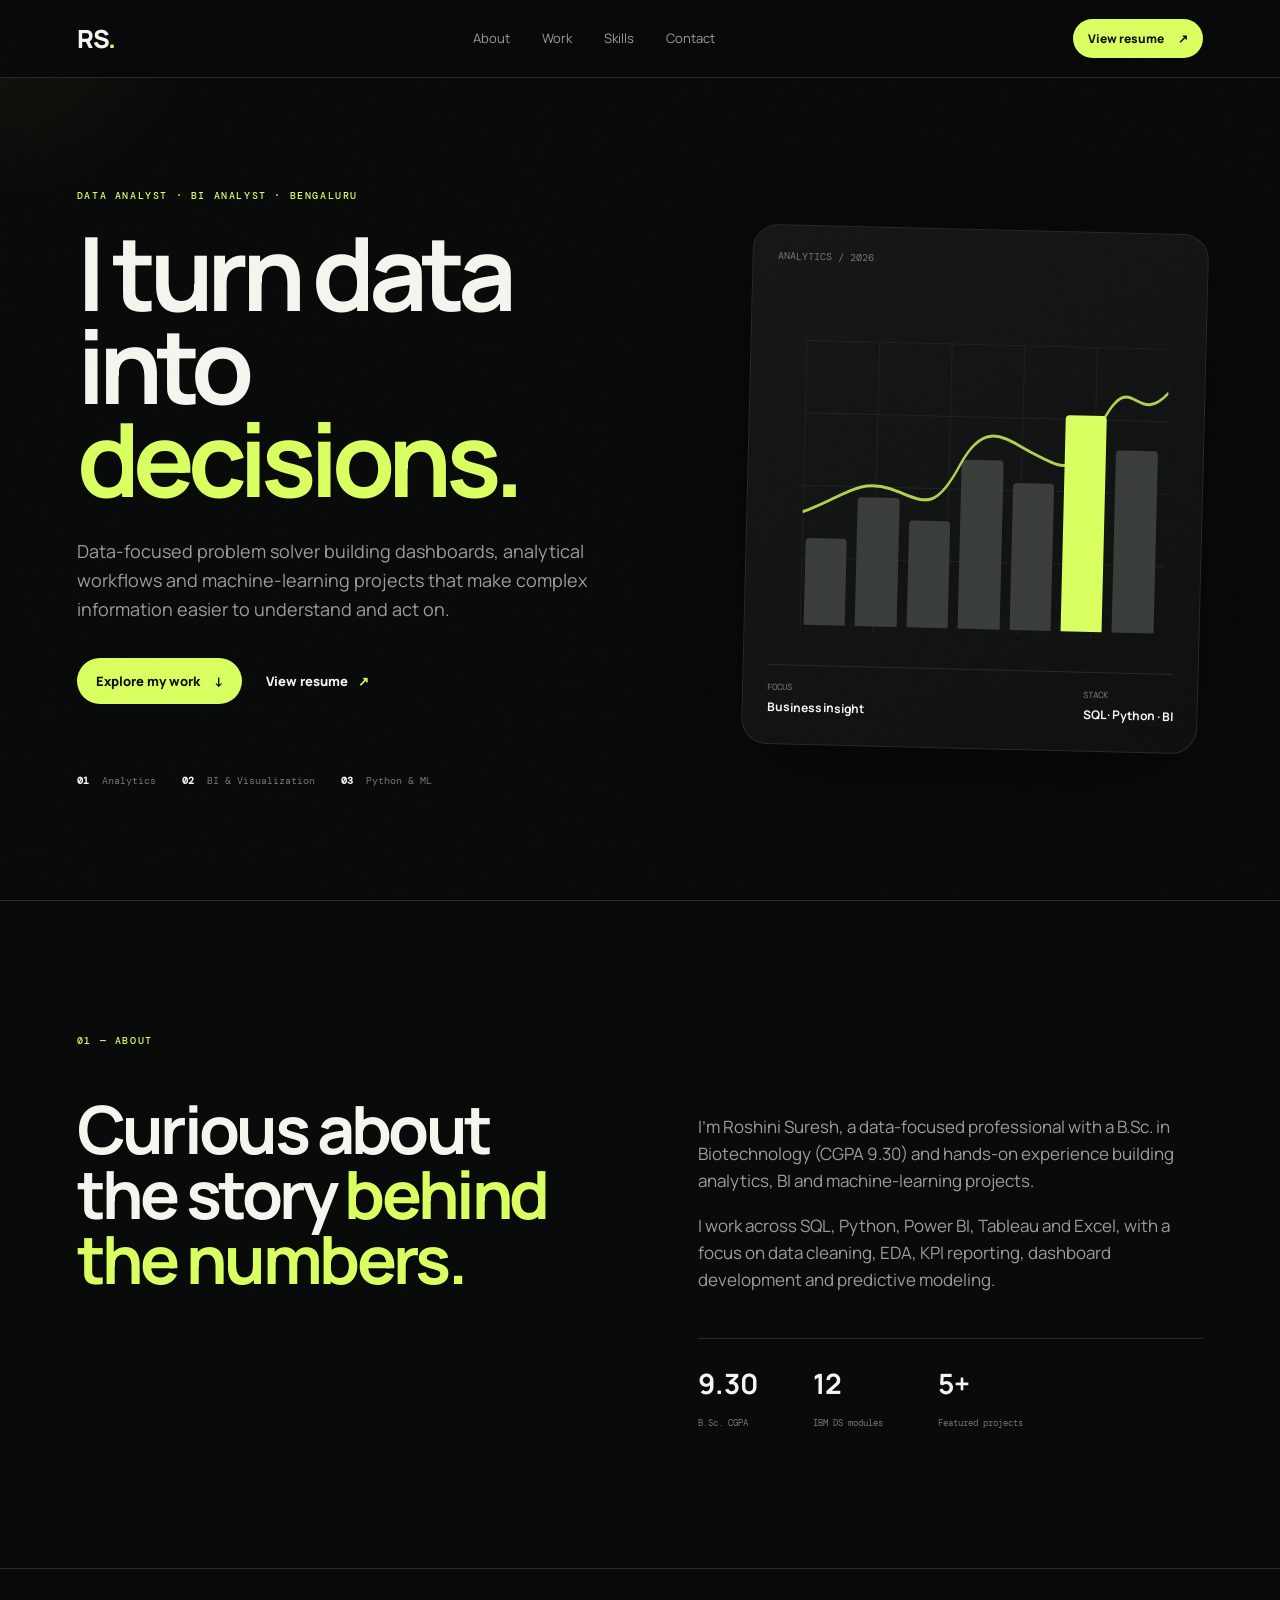
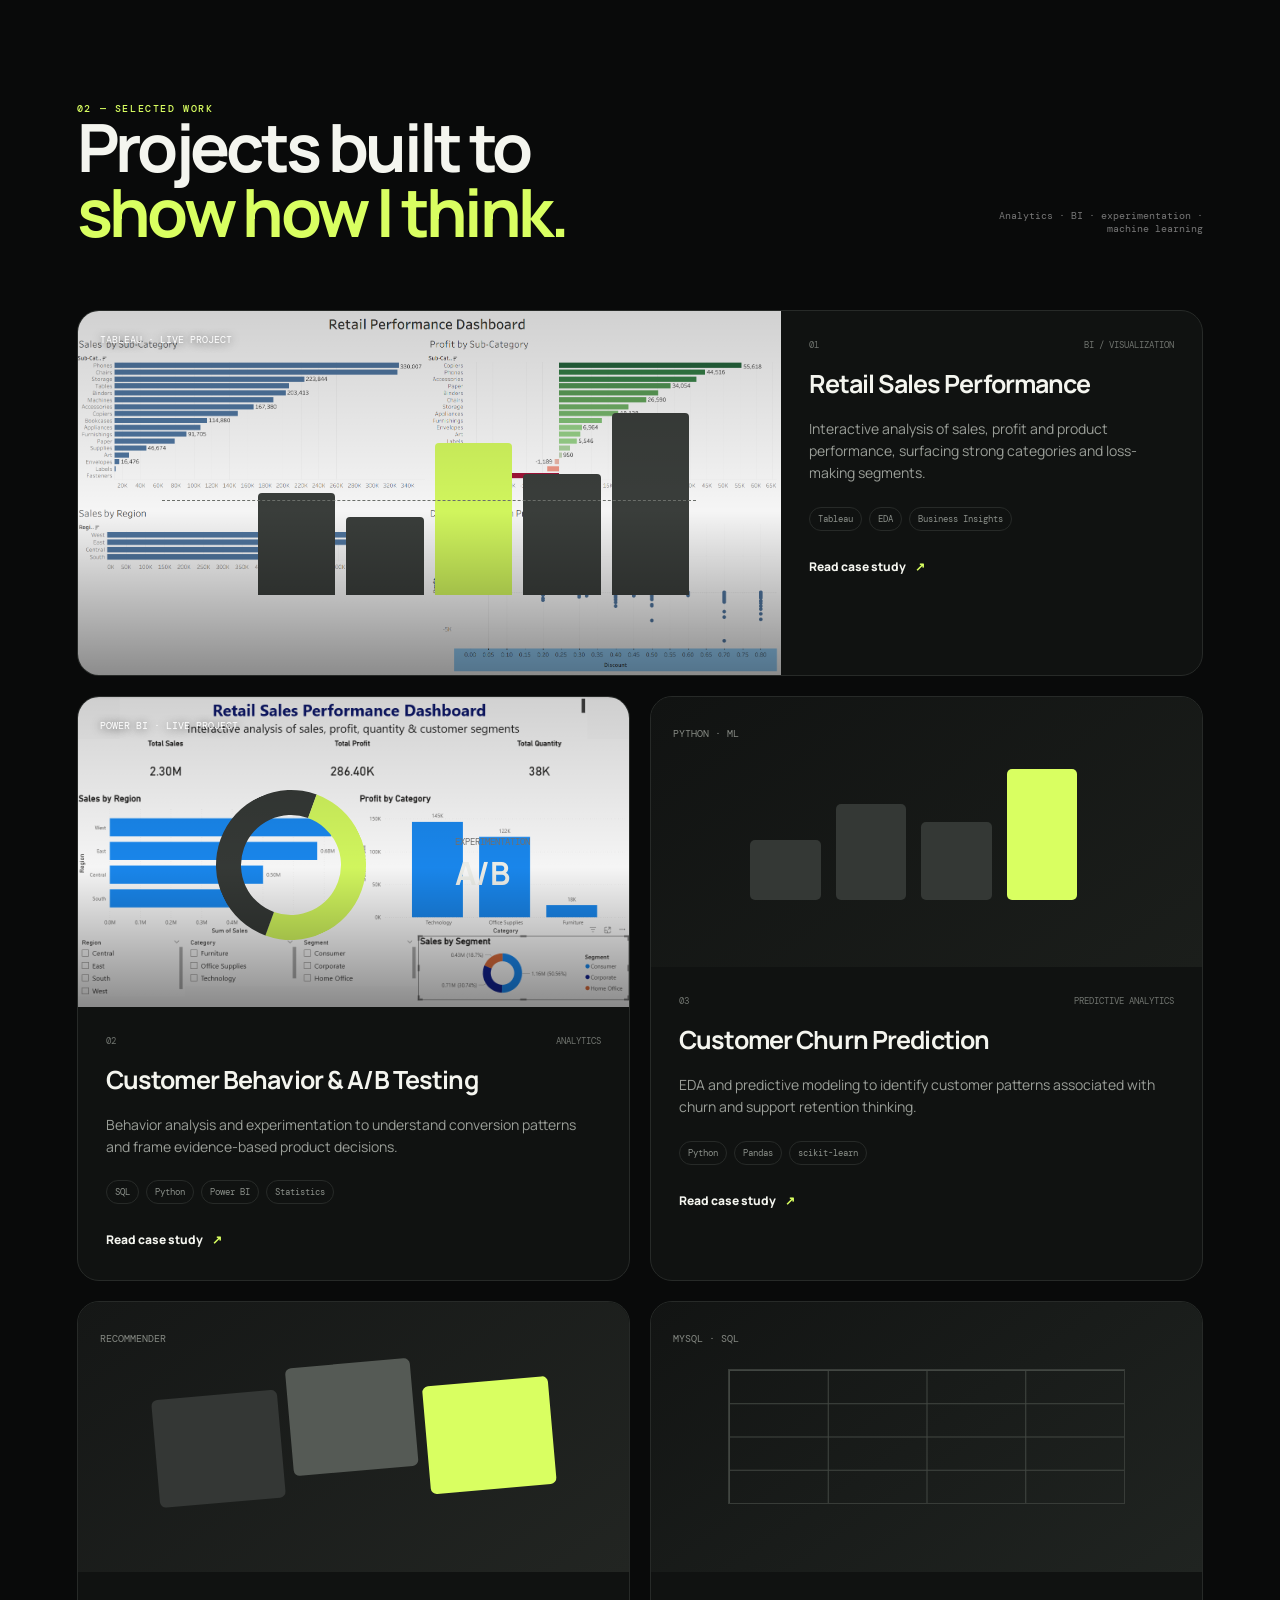
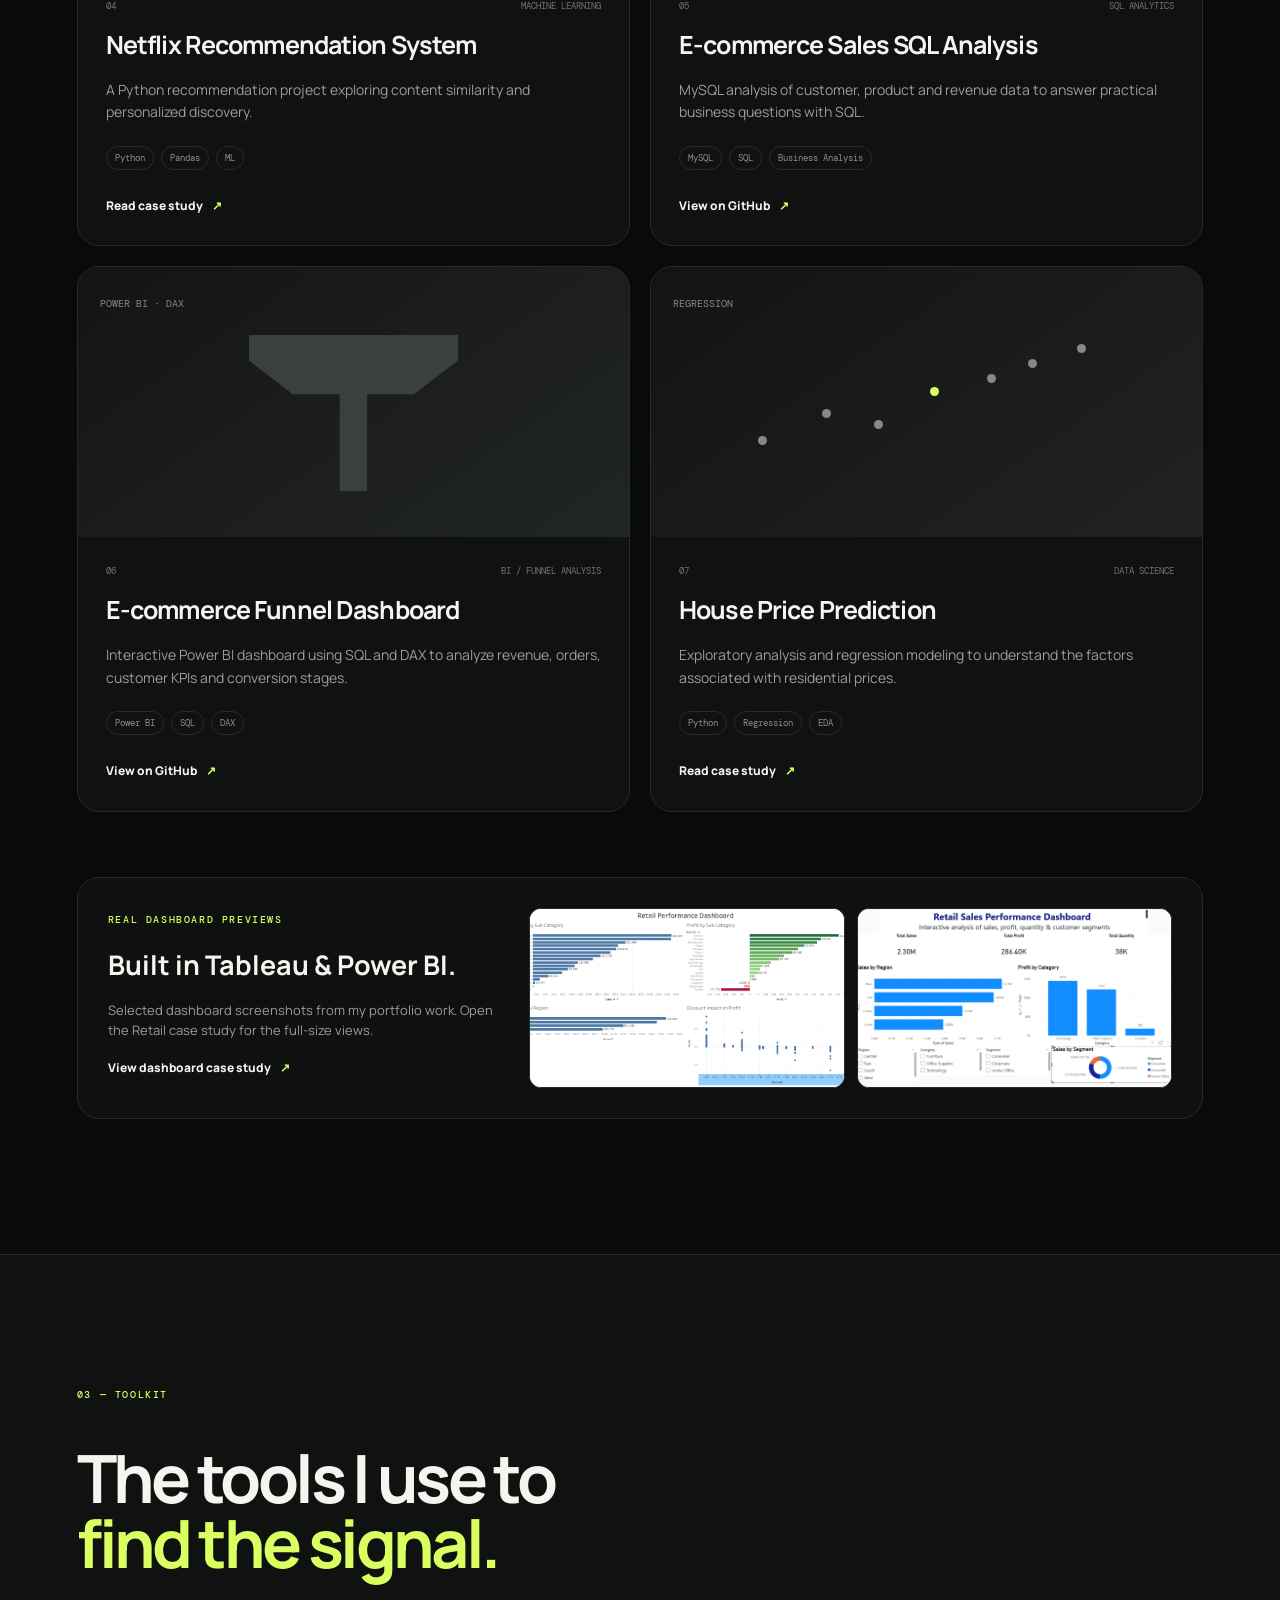
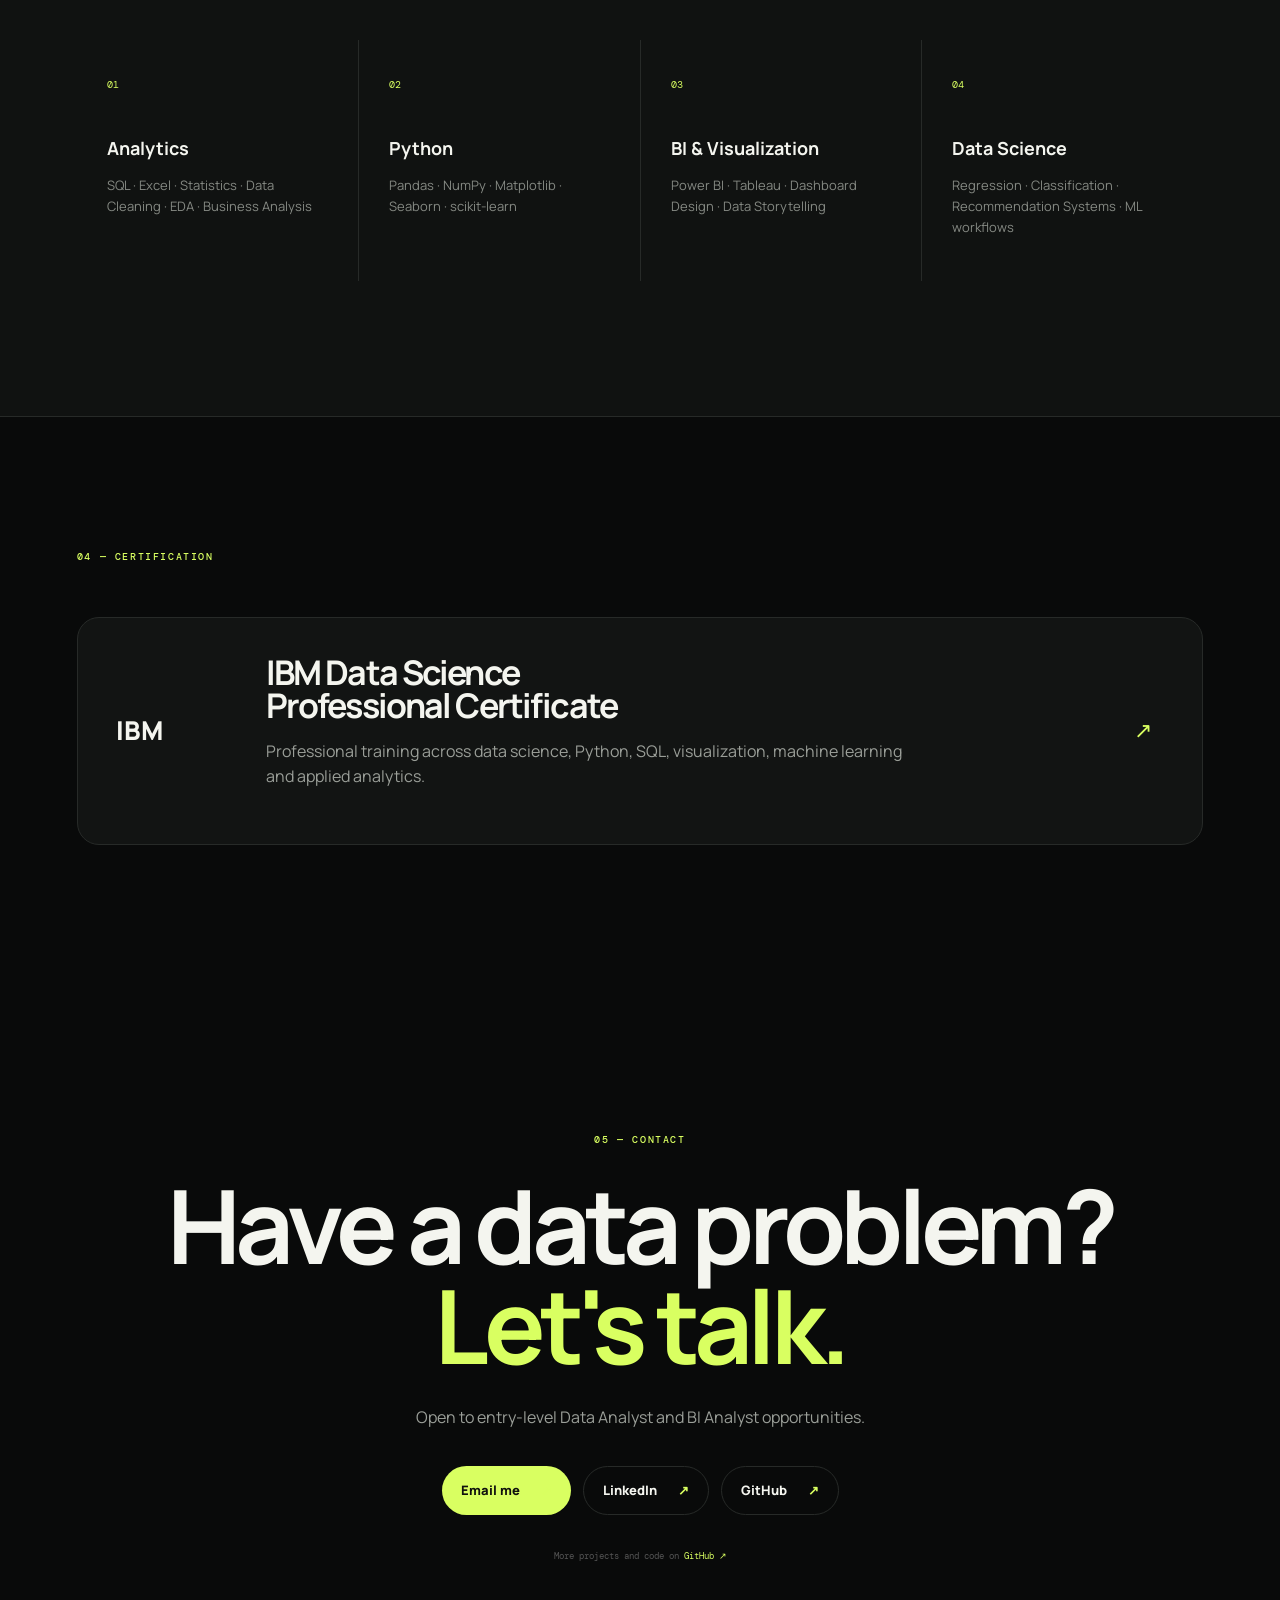
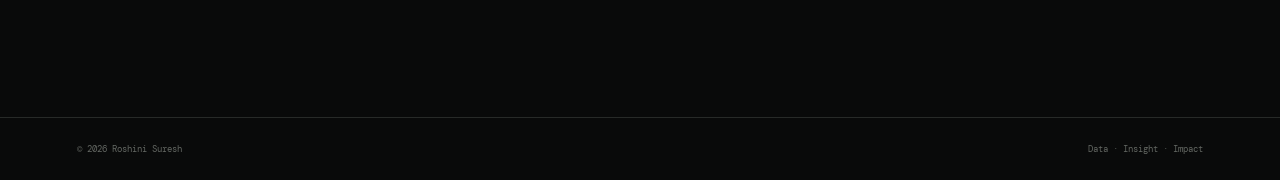
<file: index.html>
<!DOCTYPE html>
<html lang="en">
<head>
  <meta charset="UTF-8">
  <meta name="viewport" content="width=device-width, initial-scale=1.0">
  <meta name="description" content="Roshini Suresh — Data Analyst & BI Analyst portfolio. SQL, Python, Power BI, Tableau and data storytelling.">
  <meta name="theme-color" content="#090a0a">
  <meta property="og:title" content="Roshini Suresh | Data Analyst & BI Analyst">
  <meta property="og:description" content="Roshini Suresh — Data Analyst & BI Analyst portfolio featuring SQL, Python, Power BI, Tableau and machine-learning projects.">
  <meta property="og:type" content="website">
  <meta property="og:url" content="https://roshnisuresh62599-afk.github.io/">
  <link rel="icon" href="favicon.svg" type="image/svg+xml">
  <title>Roshini Suresh | Data Analyst & BI Analyst</title>
  <link rel="preconnect" href="https://fonts.googleapis.com">
  <link rel="preconnect" href="https://fonts.gstatic.com" crossorigin>
  <link href="https://fonts.googleapis.com/css2?family=DM+Mono:wght@400;500&family=Manrope:wght@400;500;600;700;800&display=swap" rel="stylesheet">
  <link rel="stylesheet" href="assets/css/style.css">
</head>
<body>
  <div class="cursor-glow" aria-hidden="true"></div>

  <header class="site-header">
    <a class="brand" href="#top" aria-label="Roshini Suresh home">RS<span>.</span></a>
    <nav class="nav" aria-label="Primary navigation">
      <a href="#about">About</a>
      <a href="#work">Work</a>
      <a href="#skills">Skills</a>
      <a href="#contact">Contact</a>
    </nav>
    <a class="pill small" href="resume.pdf" target="_blank" rel="noopener">View resume <span>↗</span></a>
  </header>

  <main id="top">
    <section class="hero">
      <div class="hero-copy">
        <div class="eyebrow">DATA ANALYST · BI ANALYST · BENGALURU</div>
        <h1>I turn data into <em>decisions.</em></h1>
        <p class="hero-lede">
          Data-focused problem solver building dashboards, analytical workflows
          and machine-learning projects that make complex information easier to understand and act on.
        </p>
        <div class="hero-actions">
          <a class="pill" href="#work">Explore my work <span>↓</span></a>
          <a class="text-button" href="resume.pdf" target="_blank" rel="noopener">View resume <span>↗</span></a>
        </div>
        <div class="hero-meta">
          <span><b>01</b> Analytics</span>
          <span><b>02</b> BI & Visualization</span>
          <span><b>03</b> Python & ML</span>
        </div>
      </div>

      <div class="hero-visual" aria-label="Illustrative analytics dashboard">
        <div class="visual-label">ANALYTICS / 2026</div>
        <div class="chart-grid"></div>
        <div class="chart">
          <div class="bar" style="height:35%"></div>
          <div class="bar" style="height:52%"></div>
          <div class="bar" style="height:43%"></div>
          <div class="bar" style="height:68%"></div>
          <div class="bar" style="height:59%"></div>
          <div class="bar accent" style="height:87%"></div>
          <div class="bar" style="height:73%"></div>
        </div>
        <svg class="trend" viewBox="0 0 500 180" preserveAspectRatio="none" aria-hidden="true">
          <path d="M0 145 C55 130, 75 110, 120 120 S180 145, 215 95 S280 70, 320 83 S370 105, 410 48 S455 55, 500 18"></path>
        </svg>
        <div class="visual-footer">
          <div><span>FOCUS</span><strong>Business insight</strong></div>
          <div><span>STACK</span><strong>SQL · Python · BI</strong></div>
        </div>
      </div>
    </section>

    <section id="about" class="section about">
      <div class="section-kicker">01 — ABOUT</div>
      <div class="about-grid">
        <h2>Curious about the story <em>behind the numbers.</em></h2>
        <div class="about-copy">
          <p>
            I'm Roshini Suresh, a data-focused professional with a B.Sc. in Biotechnology (CGPA 9.30) and hands-on experience building analytics, BI and machine-learning projects.
          </p>
          <p>
            I work across SQL, Python, Power BI, Tableau and Excel, with a focus on data cleaning, EDA, KPI reporting, dashboard development and predictive modeling.
          </p>
          <div class="fact-row">
            <div><strong>9.30</strong><span>B.Sc. CGPA</span></div>
            <div><strong>12</strong><span>IBM DS modules</span></div>
            <div><strong>5+</strong><span>Featured projects</span></div>
          </div>
        </div>
      </div>
    </section>

    <section id="work" class="section work">
      <div class="work-heading">
        <div>
          <div class="section-kicker">02 — SELECTED WORK</div>
          <h2>Projects built to<br><em>show how I think.</em></h2>
        </div>
        <p>Analytics · BI · experimentation · machine learning</p>
      </div>

      <div class="project-grid">
        <article class="project project-wide">
          <div class="project-art real-dashboard"><img src="assets/images/tableau-dashboard.png" alt="Retail Sales Performance Tableau dashboard"><span class="art-label overlay-label">TABLEAU · LIVE PROJECT</span>
            <div class="retail-bars">
              <i></i><i></i><i></i><i></i><i></i><i></i>
            </div>
            <div class="profit-line"></div>
          </div>
          <div class="project-body">
            <div class="project-top"><span>01</span><span>BI / VISUALIZATION</span></div>
            <h3>Retail Sales Performance</h3>
            <p>Interactive analysis of sales, profit and product performance, surfacing strong categories and loss-making segments.</p>
            <div class="tags"><span>Tableau</span><span>EDA</span><span>Business Insights</span></div>
            <a class="project-link" href="projects/retail-sales.html">Read case study <span>↗</span></a>
          </div>
        </article>

        <article class="project">
          <div class="project-art real-dashboard"><img src="assets/images/powerbi-dashboard.png" alt="Power BI dashboard preview"><span class="art-label overlay-label">POWER BI · LIVE PROJECT</span><div class="donut"></div><div class="metric"><small>EXPERIMENTATION</small><strong>A/B</strong></div></div>
          <div class="project-body">
            <div class="project-top"><span>02</span><span>ANALYTICS</span></div>
            <h3>Customer Behavior & A/B Testing</h3>
            <p>Behavior analysis and experimentation to understand conversion patterns and frame evidence-based product decisions.</p>
            <div class="tags"><span>SQL</span><span>Python</span><span>Power BI</span><span>Statistics</span></div>
            <a class="project-link" href="projects/customer-ab-testing.html">Read case study <span>↗</span></a>
          </div>
        </article>

        <article class="project">
          <div class="project-art churn"><span class="art-label">PYTHON · ML</span><div class="risk-bars"><i></i><i></i><i></i><i></i></div></div>
          <div class="project-body">
            <div class="project-top"><span>03</span><span>PREDICTIVE ANALYTICS</span></div>
            <h3>Customer Churn Prediction</h3>
            <p>EDA and predictive modeling to identify customer patterns associated with churn and support retention thinking.</p>
            <div class="tags"><span>Python</span><span>Pandas</span><span>scikit-learn</span></div>
            <a class="project-link" href="projects/churn-prediction.html">Read case study <span>↗</span></a>
          </div>
        </article>

        <article class="project">
          <div class="project-art netflix"><span class="art-label">RECOMMENDER</span><div class="cards"><i></i><i></i><i></i></div></div>
          <div class="project-body">
            <div class="project-top"><span>04</span><span>MACHINE LEARNING</span></div>
            <h3>Netflix Recommendation System</h3>
            <p>A Python recommendation project exploring content similarity and personalized discovery.</p>
            <div class="tags"><span>Python</span><span>Pandas</span><span>ML</span></div>
            <a class="project-link" href="projects/netflix-recommender.html">Read case study <span>↗</span></a>
          </div>
        </article>

        <article class="project">
          <div class="project-art sql"><span class="art-label">MYSQL · SQL</span><div class="sql-grid"></div></div>
          <div class="project-body">
            <div class="project-top"><span>05</span><span>SQL ANALYTICS</span></div>
            <h3>E-commerce Sales SQL Analysis</h3>
            <p>MySQL analysis of customer, product and revenue data to answer practical business questions with SQL.</p>
            <div class="tags"><span>MySQL</span><span>SQL</span><span>Business Analysis</span></div>
            <a class="project-link" href="https://github.com/roshnisuresh62599-afk" target="_blank" rel="noopener">View on GitHub <span>↗</span></a>
          </div>
        </article>

        <article class="project">
          <div class="project-art funnel"><span class="art-label">POWER BI · DAX</span><div class="funnel-shape"></div></div>
          <div class="project-body">
            <div class="project-top"><span>06</span><span>BI / FUNNEL ANALYSIS</span></div>
            <h3>E-commerce Funnel Dashboard</h3>
            <p>Interactive Power BI dashboard using SQL and DAX to analyze revenue, orders, customer KPIs and conversion stages.</p>
            <div class="tags"><span>Power BI</span><span>SQL</span><span>DAX</span></div>
            <a class="project-link" href="https://github.com/roshnisuresh62599-afk" target="_blank" rel="noopener">View on GitHub <span>↗</span></a>
          </div>
        </article>

        <article class="project">
          <div class="project-art housing"><span class="art-label">REGRESSION</span><div class="scatter"><b></b><b></b><b></b><b></b><b></b><b></b><b></b></div></div>
          <div class="project-body">
            <div class="project-top"><span>07</span><span>DATA SCIENCE</span></div>
            <h3>House Price Prediction</h3>
            <p>Exploratory analysis and regression modeling to understand the factors associated with residential prices.</p>
            <div class="tags"><span>Python</span><span>Regression</span><span>EDA</span></div>
            <a class="project-link" href="https://github.com/roshnisuresh62599-afk" target="_blank" rel="noopener">Read case study <span>↗</span></a>
          </div>
        </article>
      </div>

      <div class="dashboard-strip">
        <div>
          <div class="section-kicker">REAL DASHBOARD PREVIEWS</div>
          <h3>Built in Tableau & Power BI.</h3>
          <p>Selected dashboard screenshots from my portfolio work. Open the Retail case study for the full-size views.</p>
          <a class="project-link" href="projects/retail-sales.html">View dashboard case study <span>↗</span></a>
        </div>
        <div class="dashboard-thumbs">
          <img src="assets/images/tableau-dashboard.png" alt="Retail Sales Performance Tableau dashboard preview">
          <img src="assets/images/powerbi-dashboard.png" alt="Retail Performance Power BI dashboard preview">
        </div>
      </div>
    </section>

    <section id="skills" class="section skills">
      <div class="section-kicker">03 — TOOLKIT</div>
      <h2>The tools I use to<br><em>find the signal.</em></h2>
      <div class="skill-grid">
        <div class="skill"><span>01</span><h3>Analytics</h3><p>SQL · Excel · Statistics · Data Cleaning · EDA · Business Analysis</p></div>
        <div class="skill"><span>02</span><h3>Python</h3><p>Pandas · NumPy · Matplotlib · Seaborn · scikit-learn</p></div>
        <div class="skill"><span>03</span><h3>BI & Visualization</h3><p>Power BI · Tableau · Dashboard Design · Data Storytelling</p></div>
        <div class="skill"><span>04</span><h3>Data Science</h3><p>Regression · Classification · Recommendation Systems · ML workflows</p></div>
      </div>
    </section>

    <section class="section certification">
      <div class="section-kicker">04 — CERTIFICATION</div>
      <div class="cert-card">
        <div><span class="cert-mark">IBM</span></div>
        <div><h2>IBM Data Science<br>Professional Certificate</h2><p>Professional training across data science, Python, SQL, visualization, machine learning and applied analytics.</p></div>
        <span class="cert-arrow">↗</span>
      </div>
    </section>

    <section id="contact" class="contact">
      <div class="section-kicker">05 — CONTACT</div>
      <h2>Have a data problem?<br><em>Let's talk.</em></h2>
      <p>Open to entry-level Data Analyst and BI Analyst opportunities.</p>
      <div class="contact-actions">
        <a class="pill" href="mailto:roshinisuresh2307@gmail.com">Email me <span>↗</span></a>
        <a class="outline-pill" href="http://www.linkedin.com/in/roshini-s-a6b808404" target="_blank" rel="noopener">LinkedIn <span>↗</span></a>
        <a class="outline-pill" href="https://github.com/roshnisuresh62599-afk" target="_blank" rel="noopener">GitHub <span>↗</span></a>
      </div>
      <div class="contact-note">More projects and code on <a href="https://github.com/roshnisuresh62599-afk" target="_blank" rel="noopener">GitHub ↗</a></div>
    </section>
  </main>

  <footer>
    <span>© 2026 Roshini Suresh</span>
    <span>Data · Insight · Impact</span>
  </footer>
  <script src="assets/js/main.js"></script>
</body>
</html>
</file>
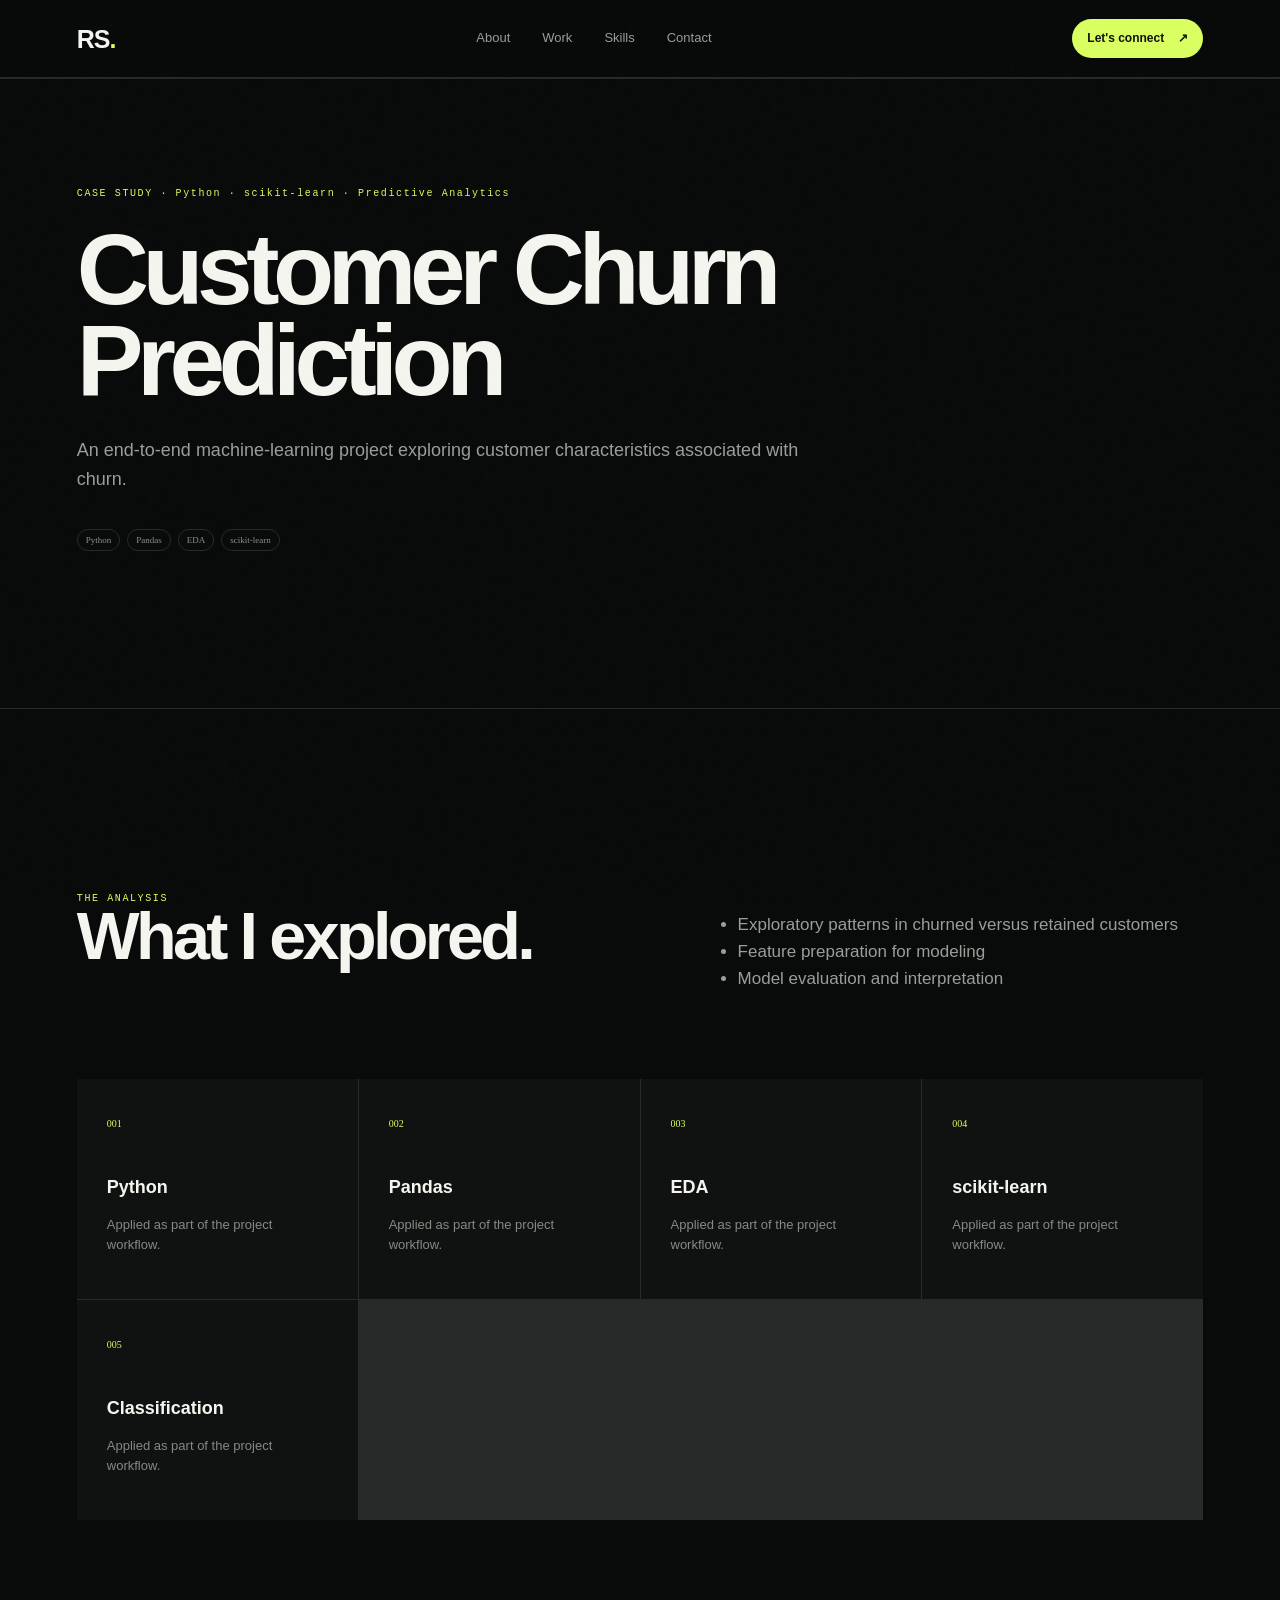
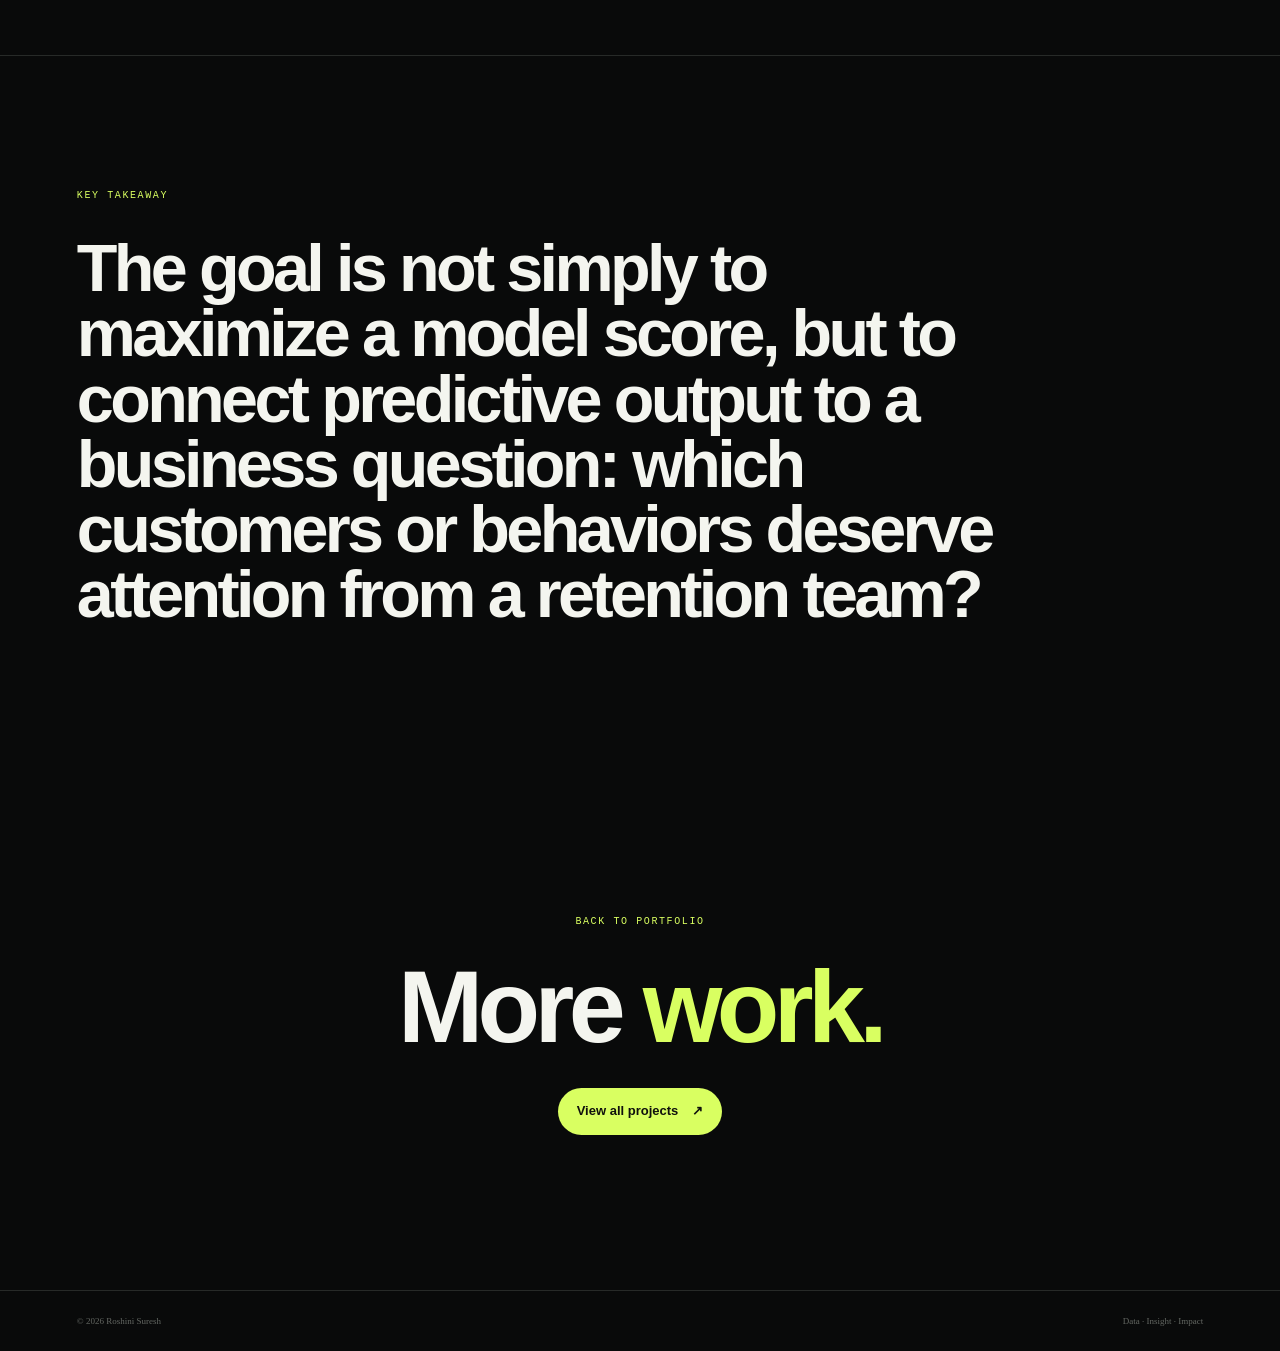
<file: churn-prediction.html>
<!DOCTYPE html>
<html lang="en"><head><meta charset="UTF-8"><meta name="viewport" content="width=device-width,initial-scale=1">
<title>Customer Churn Prediction | Roshini Suresh</title><link rel="stylesheet" href="../assets/css/style.css"></head>
<body><header class="site-header"><a class="brand" href="../index.html">RS<span>.</span></a><nav class="nav"><a href="../index.html#about">About</a><a href="../index.html#work">Work</a><a href="../index.html#skills">Skills</a><a href="../index.html#contact">Contact</a></nav><a class="pill small" href="../index.html#contact">Let's connect <span>↗</span></a></header>
<main><section class="section" style="padding-top:110px"><div class="section-kicker">CASE STUDY · Python · scikit-learn · Predictive Analytics</div><h1 style="font-size:clamp(50px,8vw,100px);max-width:1000px;margin:25px 0 30px">Customer Churn Prediction</h1><p class="hero-lede" style="max-width:760px">An end-to-end machine-learning project exploring customer characteristics associated with churn.</p>
<div class="tags" style="margin-top:35px"><span>Python</span><span>Pandas</span><span>EDA</span><span>scikit-learn</span></div></section>
<section class="section"><div class="about-grid"><div><div class="section-kicker">THE ANALYSIS</div><h2>What I explored.</h2></div><div class="about-copy"><ul><li>Exploratory patterns in churned versus retained customers</li><li>Feature preparation for modeling</li><li>Model evaluation and interpretation</li></ul></div></div>
<div class="skill-grid" style="margin-top:70px"><div class="skill"><span>001</span><h3>Python</h3><p>Applied as part of the project workflow.</p></div><div class="skill"><span>002</span><h3>Pandas</h3><p>Applied as part of the project workflow.</p></div><div class="skill"><span>003</span><h3>EDA</h3><p>Applied as part of the project workflow.</p></div><div class="skill"><span>004</span><h3>scikit-learn</h3><p>Applied as part of the project workflow.</p></div><div class="skill"><span>005</span><h3>Classification</h3><p>Applied as part of the project workflow.</p></div></div></section>
<section class="section"><div class="section-kicker">KEY TAKEAWAY</div><h2 style="max-width:950px;margin-top:35px">The goal is not simply to maximize a model score, but to connect predictive output to a business question: which customers or behaviors deserve attention from a retention team?</h2></section>
<section class="contact"><div class="section-kicker">BACK TO PORTFOLIO</div><h2>More <em>work.</em></h2><a class="pill" href="../index.html#work">View all projects <span>↗</span></a></section></main>
<footer><span>© 2026 Roshini Suresh</span><span>Data · Insight · Impact</span></footer></body></html>
</file>
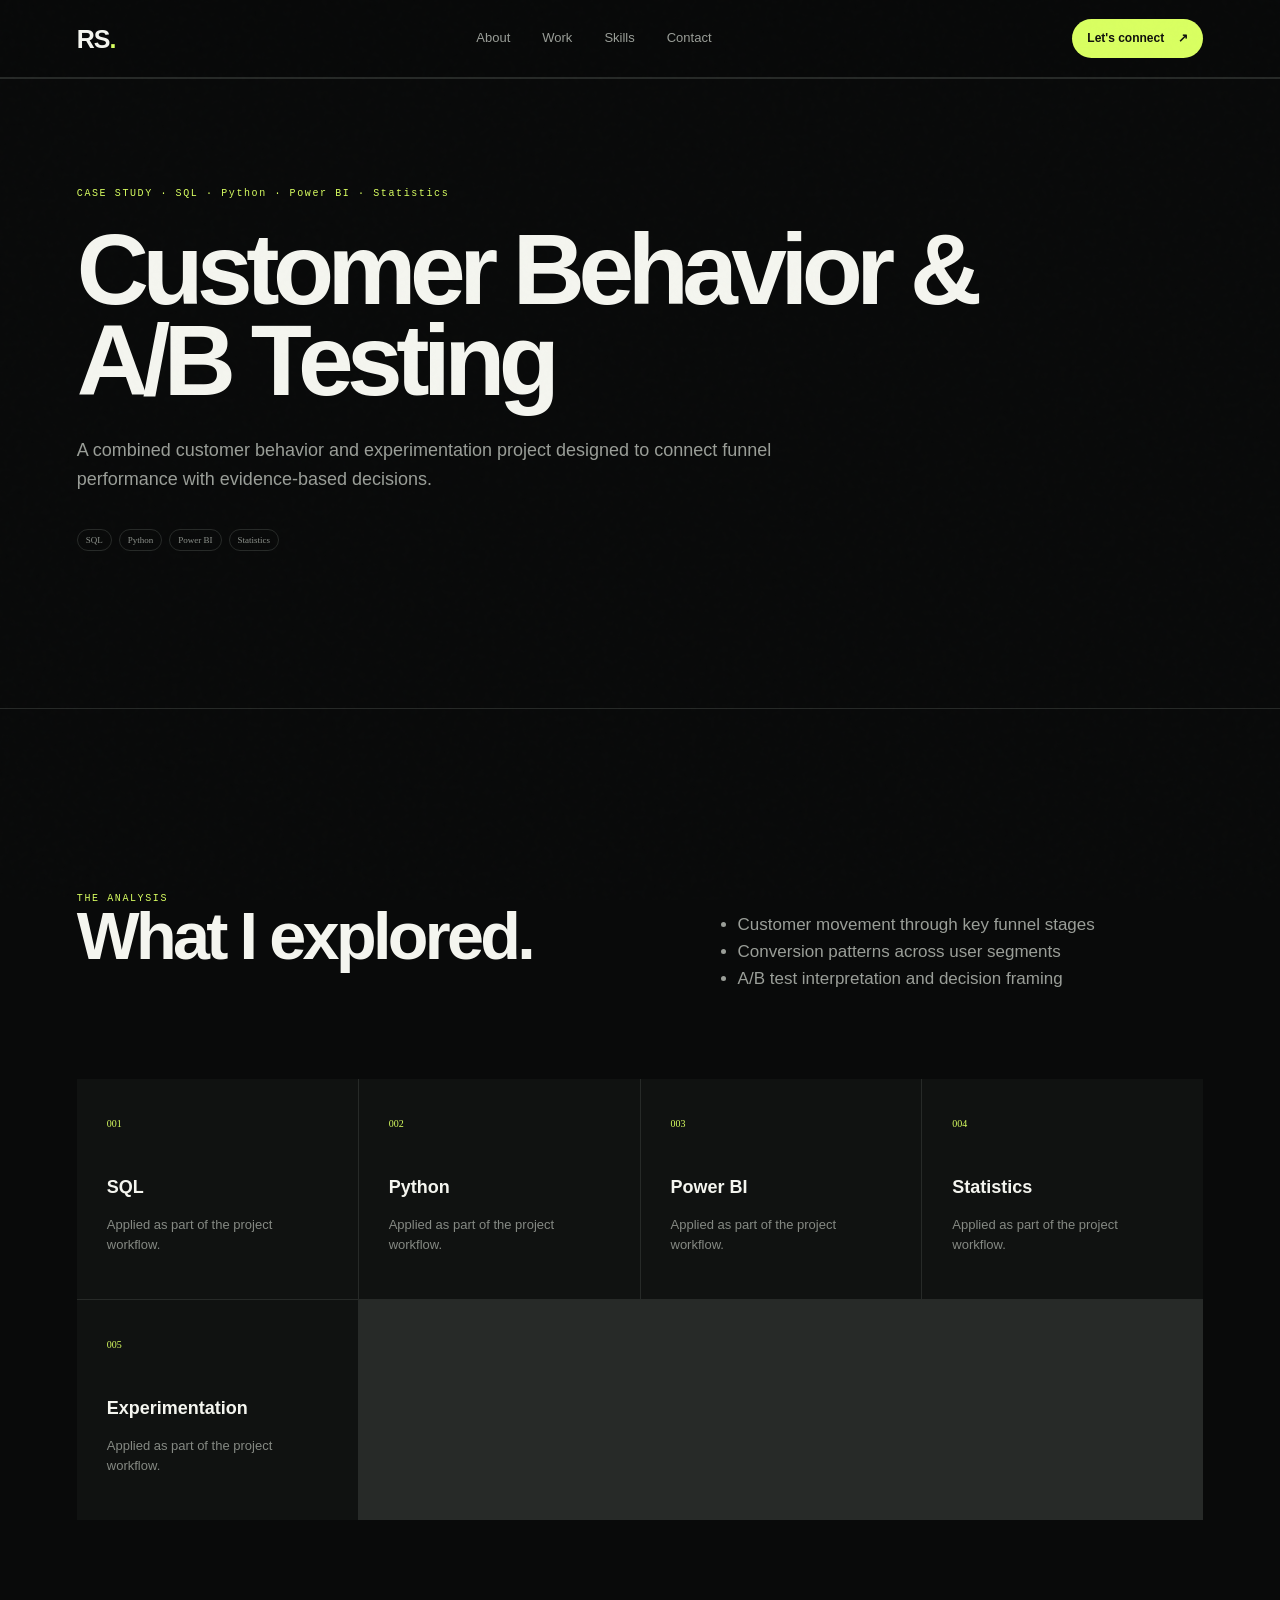
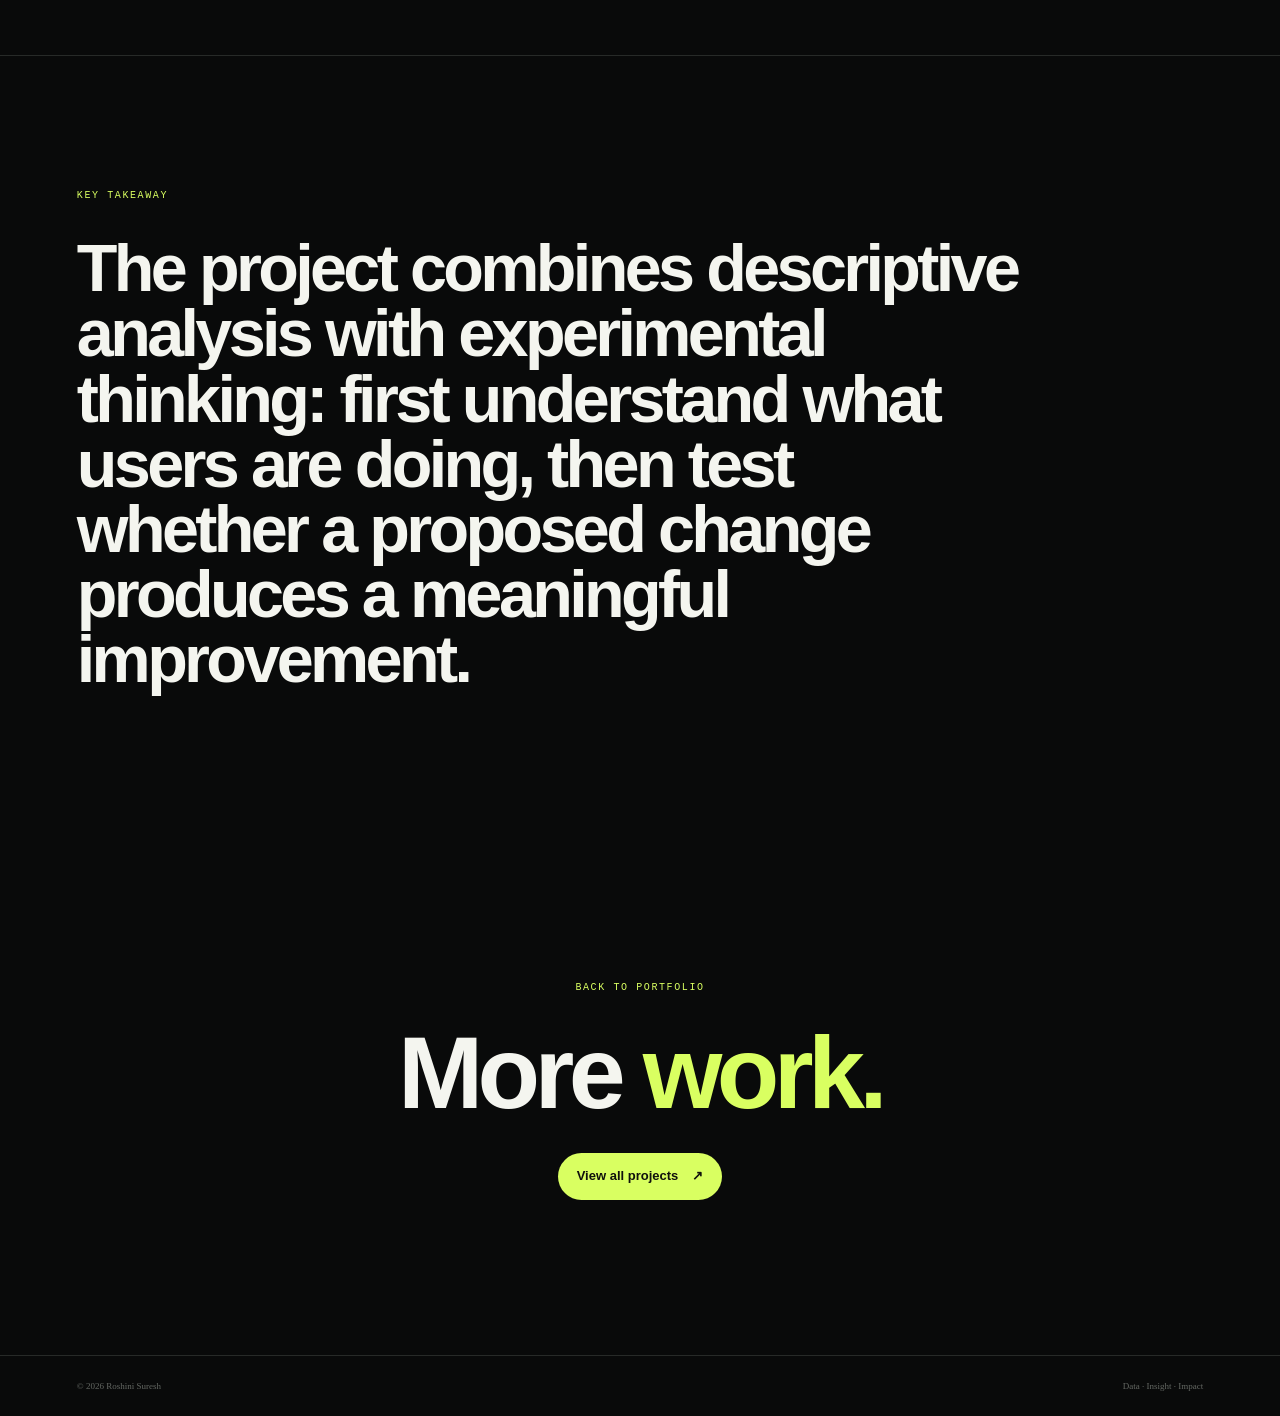
<file: customer-ab-testing.html>
<!DOCTYPE html>
<html lang="en"><head><meta charset="UTF-8"><meta name="viewport" content="width=device-width,initial-scale=1">
<title>Customer Behavior & A/B Testing | Roshini Suresh</title><link rel="stylesheet" href="../assets/css/style.css"></head>
<body><header class="site-header"><a class="brand" href="../index.html">RS<span>.</span></a><nav class="nav"><a href="../index.html#about">About</a><a href="../index.html#work">Work</a><a href="../index.html#skills">Skills</a><a href="../index.html#contact">Contact</a></nav><a class="pill small" href="../index.html#contact">Let's connect <span>↗</span></a></header>
<main><section class="section" style="padding-top:110px"><div class="section-kicker">CASE STUDY · SQL · Python · Power BI · Statistics</div><h1 style="font-size:clamp(50px,8vw,100px);max-width:1000px;margin:25px 0 30px">Customer Behavior & A/B Testing</h1><p class="hero-lede" style="max-width:760px">A combined customer behavior and experimentation project designed to connect funnel performance with evidence-based decisions.</p>
<div class="tags" style="margin-top:35px"><span>SQL</span><span>Python</span><span>Power BI</span><span>Statistics</span></div></section>
<section class="section"><div class="about-grid"><div><div class="section-kicker">THE ANALYSIS</div><h2>What I explored.</h2></div><div class="about-copy"><ul><li>Customer movement through key funnel stages</li><li>Conversion patterns across user segments</li><li>A/B test interpretation and decision framing</li></ul></div></div>
<div class="skill-grid" style="margin-top:70px"><div class="skill"><span>001</span><h3>SQL</h3><p>Applied as part of the project workflow.</p></div><div class="skill"><span>002</span><h3>Python</h3><p>Applied as part of the project workflow.</p></div><div class="skill"><span>003</span><h3>Power BI</h3><p>Applied as part of the project workflow.</p></div><div class="skill"><span>004</span><h3>Statistics</h3><p>Applied as part of the project workflow.</p></div><div class="skill"><span>005</span><h3>Experimentation</h3><p>Applied as part of the project workflow.</p></div></div></section>
<section class="section"><div class="section-kicker">KEY TAKEAWAY</div><h2 style="max-width:950px;margin-top:35px">The project combines descriptive analysis with experimental thinking: first understand what users are doing, then test whether a proposed change produces a meaningful improvement.</h2></section>
<section class="contact"><div class="section-kicker">BACK TO PORTFOLIO</div><h2>More <em>work.</em></h2><a class="pill" href="../index.html#work">View all projects <span>↗</span></a></section></main>
<footer><span>© 2026 Roshini Suresh</span><span>Data · Insight · Impact</span></footer></body></html>
</file>
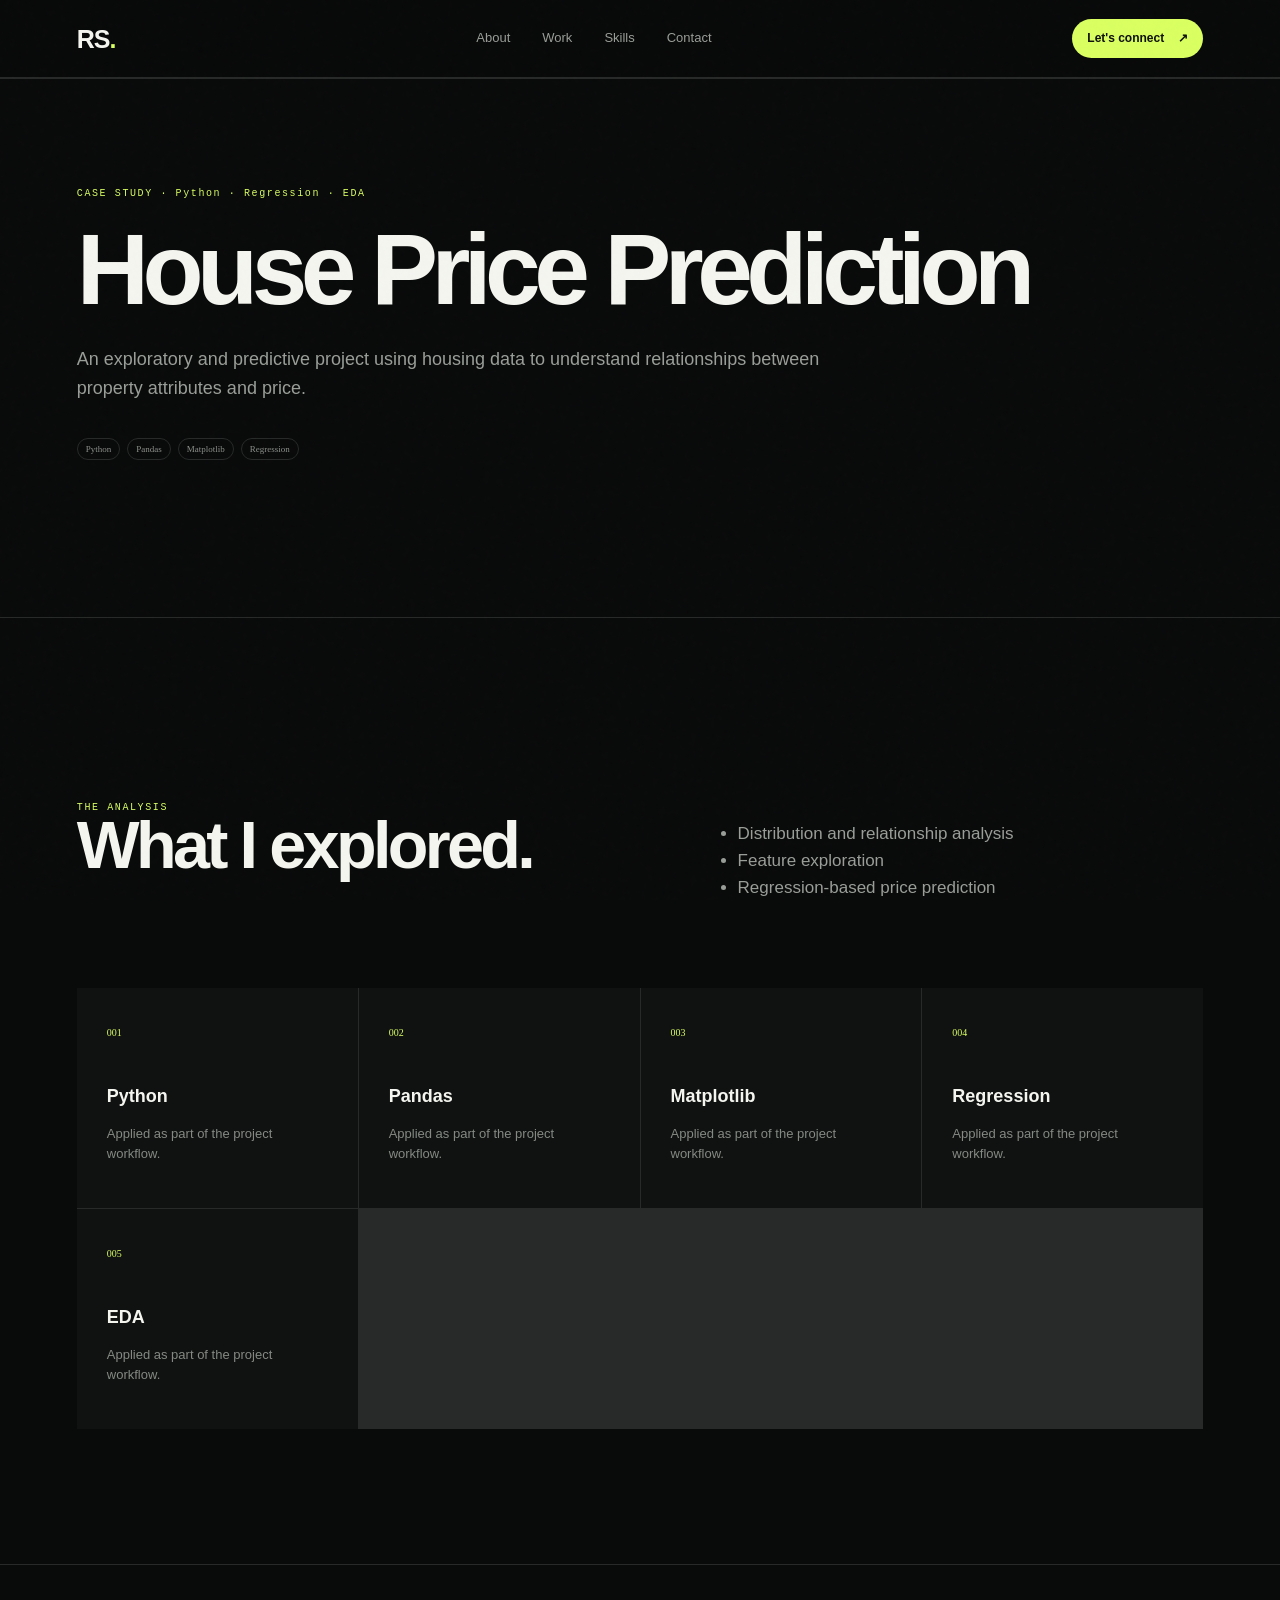
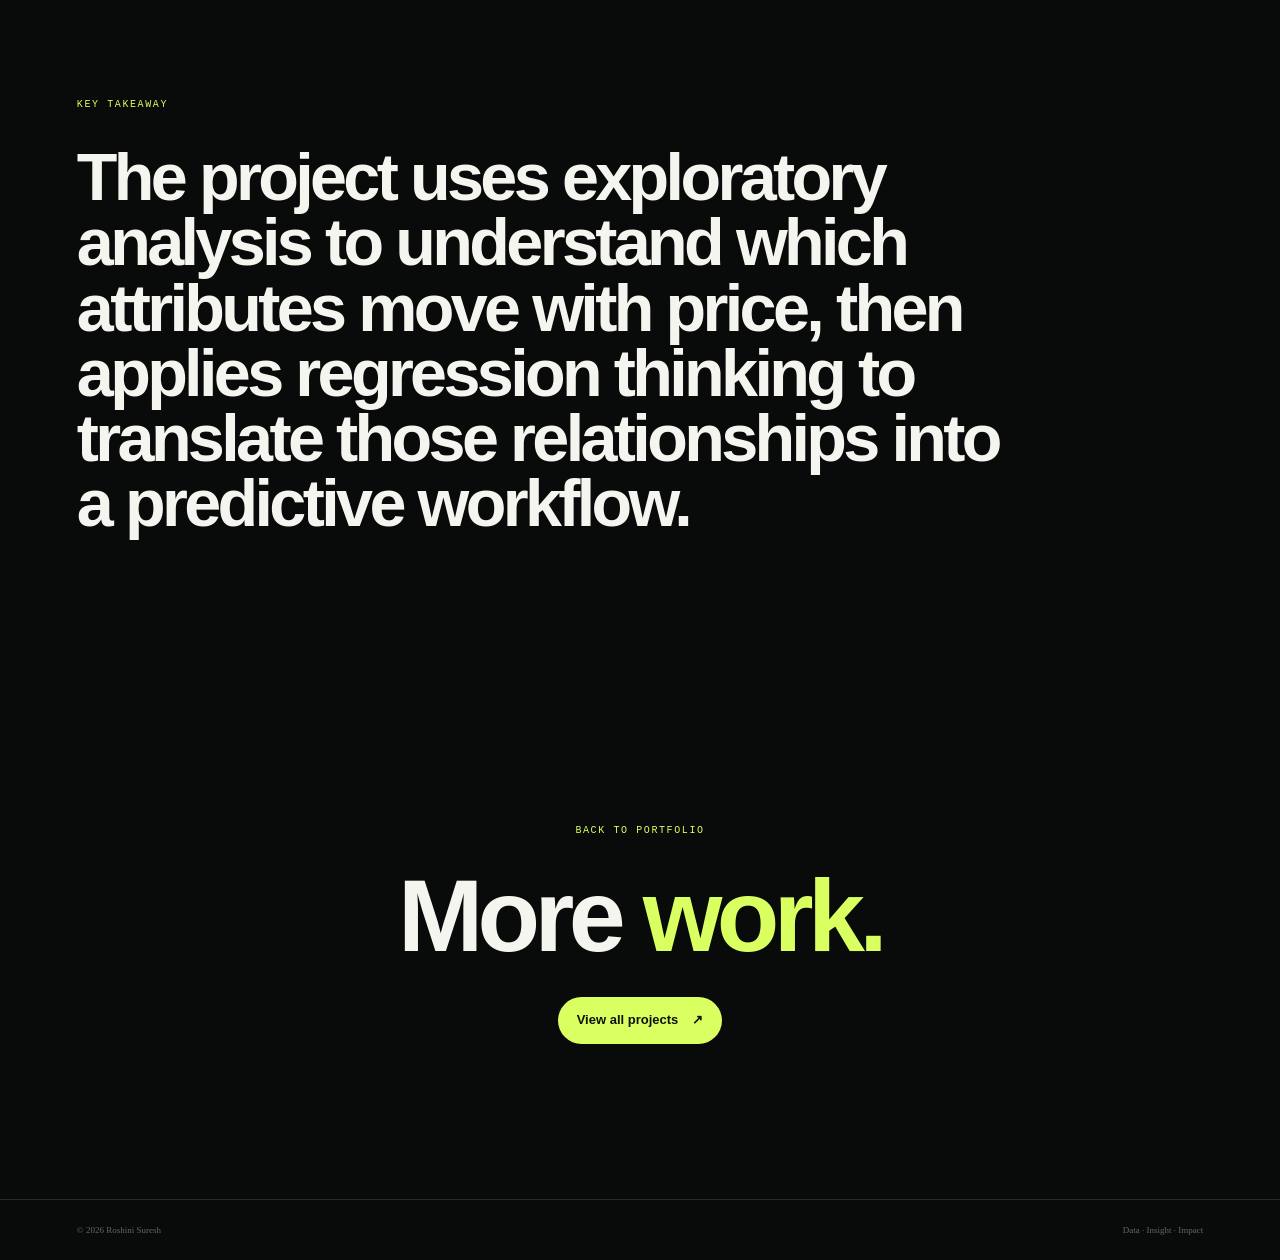
<file: house-price.html>
<!DOCTYPE html>
<html lang="en"><head><meta charset="UTF-8"><meta name="viewport" content="width=device-width,initial-scale=1">
<title>House Price Prediction | Roshini Suresh</title><link rel="stylesheet" href="../assets/css/style.css"></head>
<body><header class="site-header"><a class="brand" href="../index.html">RS<span>.</span></a><nav class="nav"><a href="../index.html#about">About</a><a href="../index.html#work">Work</a><a href="../index.html#skills">Skills</a><a href="../index.html#contact">Contact</a></nav><a class="pill small" href="../index.html#contact">Let's connect <span>↗</span></a></header>
<main><section class="section" style="padding-top:110px"><div class="section-kicker">CASE STUDY · Python · Regression · EDA</div><h1 style="font-size:clamp(50px,8vw,100px);max-width:1000px;margin:25px 0 30px">House Price Prediction</h1><p class="hero-lede" style="max-width:760px">An exploratory and predictive project using housing data to understand relationships between property attributes and price.</p>
<div class="tags" style="margin-top:35px"><span>Python</span><span>Pandas</span><span>Matplotlib</span><span>Regression</span></div></section>
<section class="section"><div class="about-grid"><div><div class="section-kicker">THE ANALYSIS</div><h2>What I explored.</h2></div><div class="about-copy"><ul><li>Distribution and relationship analysis</li><li>Feature exploration</li><li>Regression-based price prediction</li></ul></div></div>
<div class="skill-grid" style="margin-top:70px"><div class="skill"><span>001</span><h3>Python</h3><p>Applied as part of the project workflow.</p></div><div class="skill"><span>002</span><h3>Pandas</h3><p>Applied as part of the project workflow.</p></div><div class="skill"><span>003</span><h3>Matplotlib</h3><p>Applied as part of the project workflow.</p></div><div class="skill"><span>004</span><h3>Regression</h3><p>Applied as part of the project workflow.</p></div><div class="skill"><span>005</span><h3>EDA</h3><p>Applied as part of the project workflow.</p></div></div></section>
<section class="section"><div class="section-kicker">KEY TAKEAWAY</div><h2 style="max-width:950px;margin-top:35px">The project uses exploratory analysis to understand which attributes move with price, then applies regression thinking to translate those relationships into a predictive workflow.</h2></section>
<section class="contact"><div class="section-kicker">BACK TO PORTFOLIO</div><h2>More <em>work.</em></h2><a class="pill" href="../index.html#work">View all projects <span>↗</span></a></section></main>
<footer><span>© 2026 Roshini Suresh</span><span>Data · Insight · Impact</span></footer></body></html>
</file>
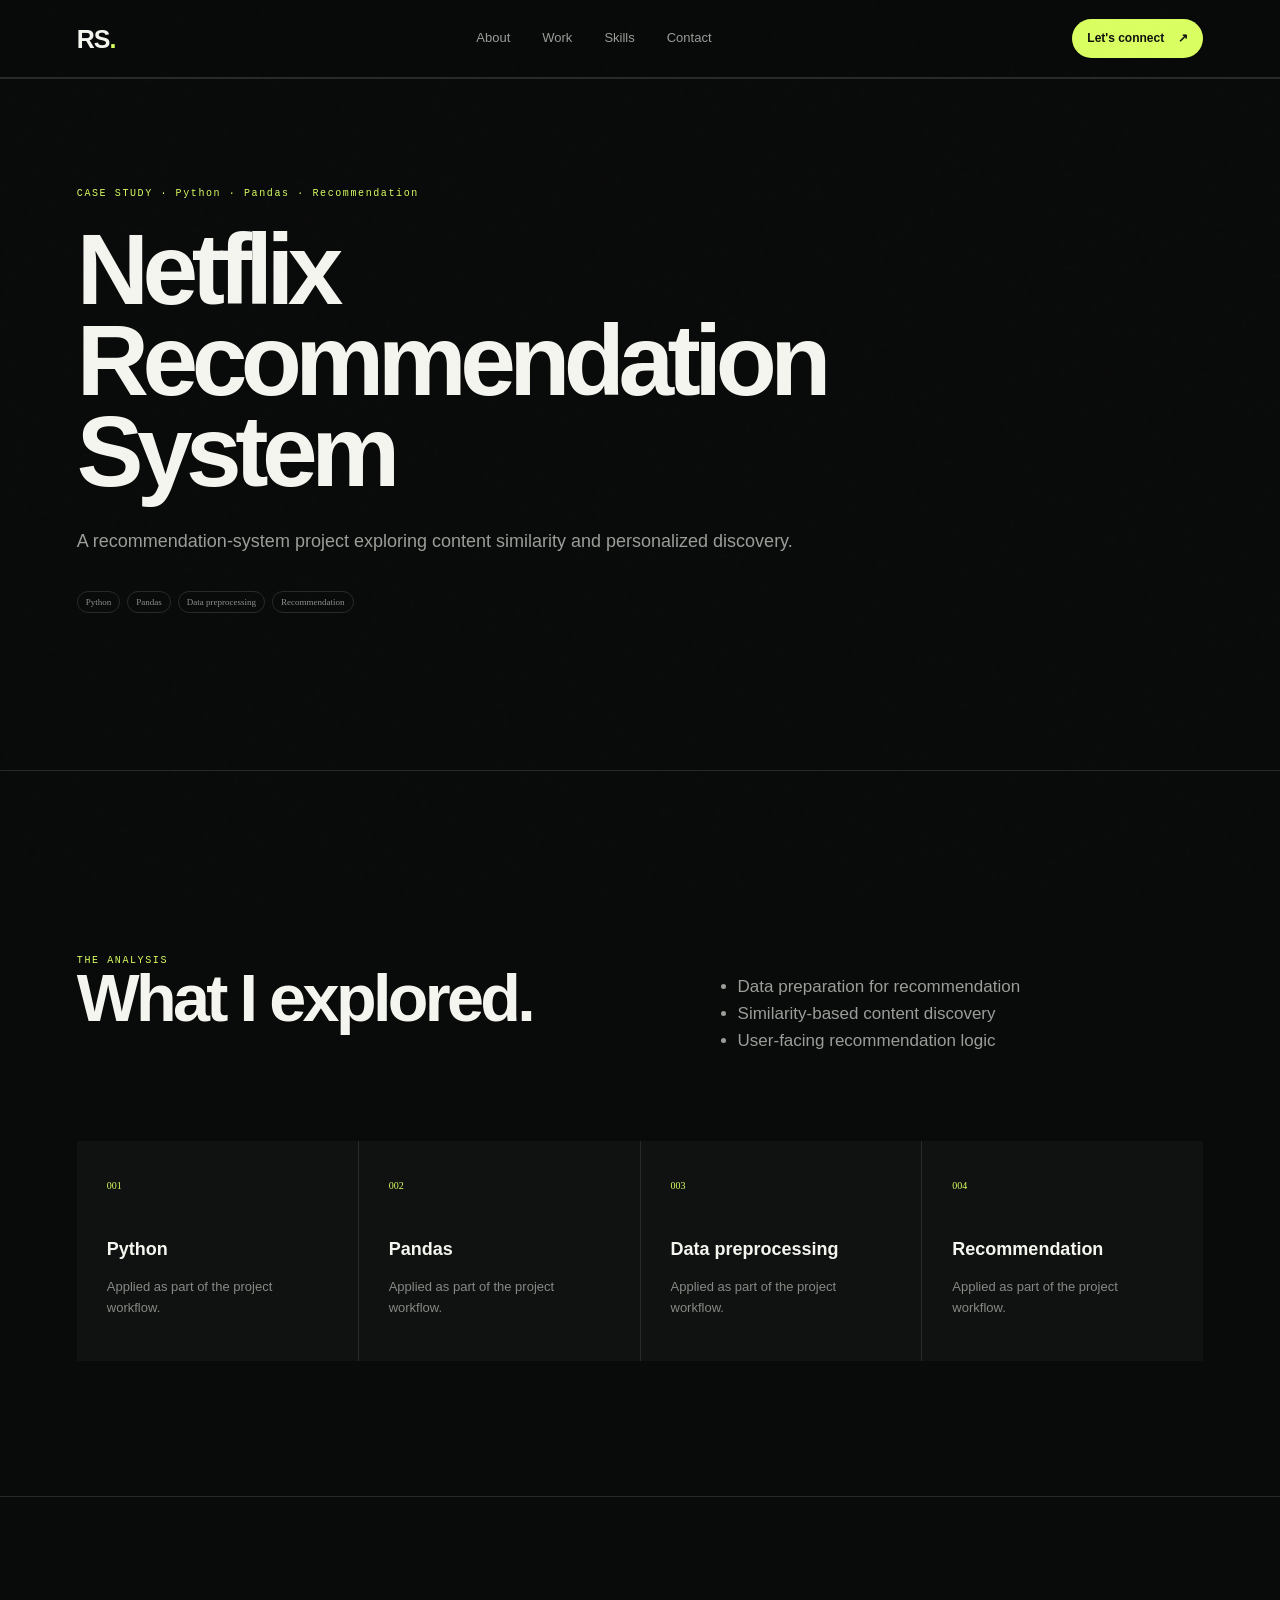
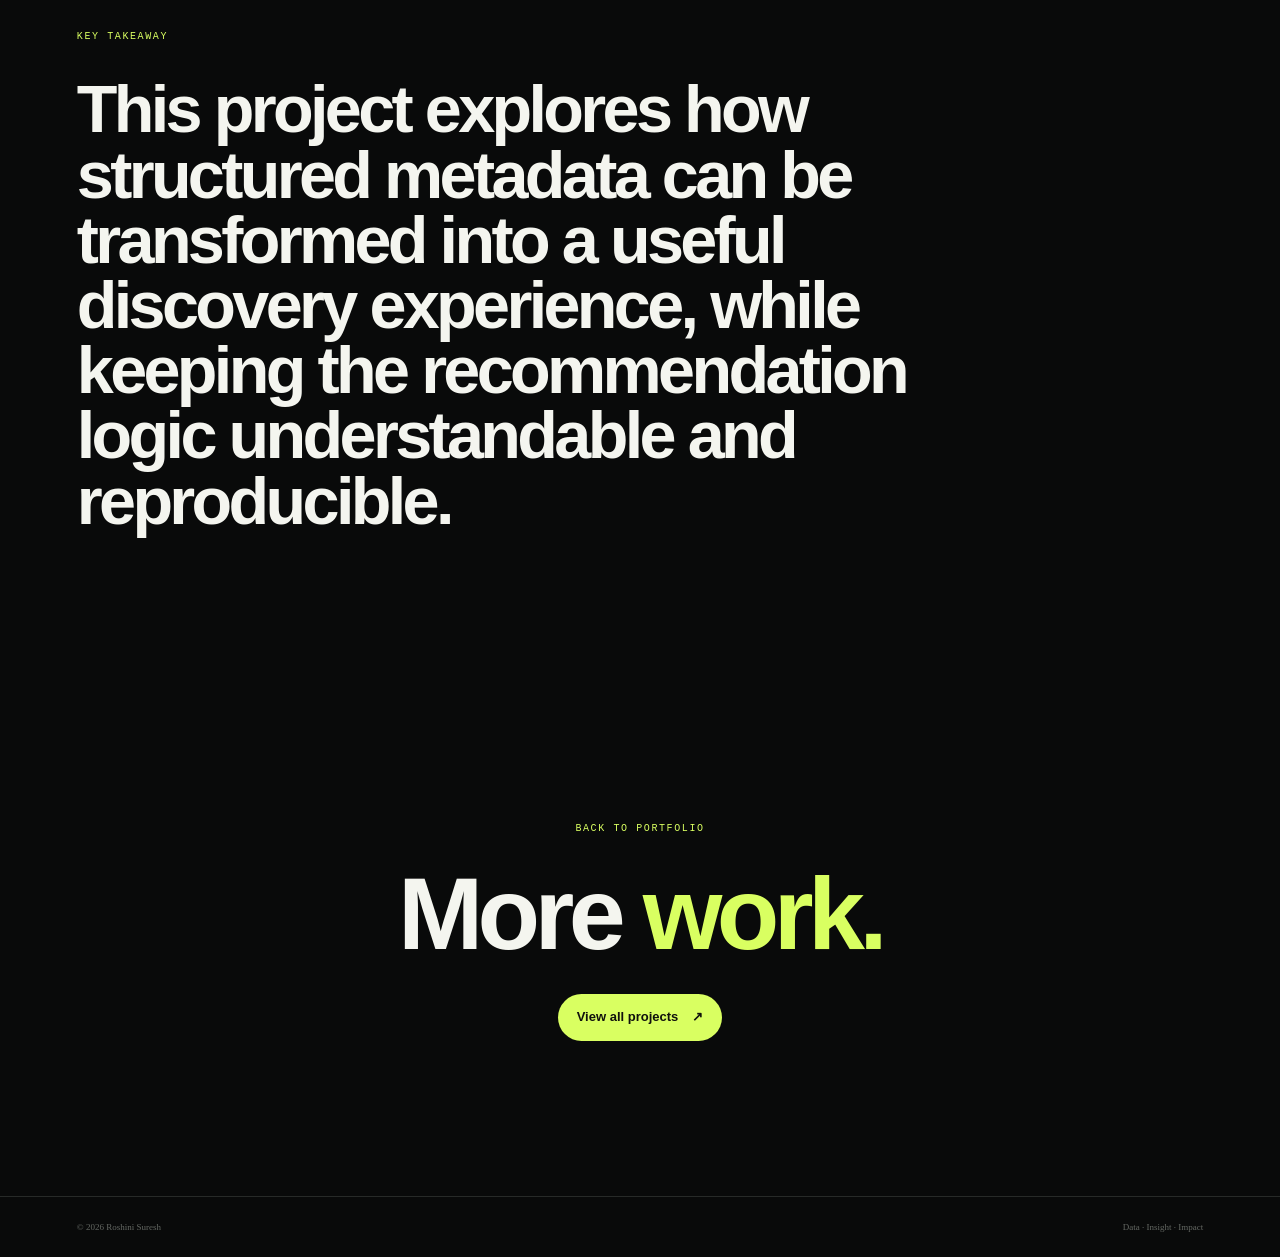
<file: netflix-recommender.html>
<!DOCTYPE html>
<html lang="en"><head><meta charset="UTF-8"><meta name="viewport" content="width=device-width,initial-scale=1">
<title>Netflix Recommendation System | Roshini Suresh</title><link rel="stylesheet" href="../assets/css/style.css"></head>
<body><header class="site-header"><a class="brand" href="../index.html">RS<span>.</span></a><nav class="nav"><a href="../index.html#about">About</a><a href="../index.html#work">Work</a><a href="../index.html#skills">Skills</a><a href="../index.html#contact">Contact</a></nav><a class="pill small" href="../index.html#contact">Let's connect <span>↗</span></a></header>
<main><section class="section" style="padding-top:110px"><div class="section-kicker">CASE STUDY · Python · Pandas · Recommendation</div><h1 style="font-size:clamp(50px,8vw,100px);max-width:1000px;margin:25px 0 30px">Netflix Recommendation System</h1><p class="hero-lede" style="max-width:760px">A recommendation-system project exploring content similarity and personalized discovery.</p>
<div class="tags" style="margin-top:35px"><span>Python</span><span>Pandas</span><span>Data preprocessing</span><span>Recommendation</span></div></section>
<section class="section"><div class="about-grid"><div><div class="section-kicker">THE ANALYSIS</div><h2>What I explored.</h2></div><div class="about-copy"><ul><li>Data preparation for recommendation</li><li>Similarity-based content discovery</li><li>User-facing recommendation logic</li></ul></div></div>
<div class="skill-grid" style="margin-top:70px"><div class="skill"><span>001</span><h3>Python</h3><p>Applied as part of the project workflow.</p></div><div class="skill"><span>002</span><h3>Pandas</h3><p>Applied as part of the project workflow.</p></div><div class="skill"><span>003</span><h3>Data preprocessing</h3><p>Applied as part of the project workflow.</p></div><div class="skill"><span>004</span><h3>Recommendation</h3><p>Applied as part of the project workflow.</p></div></div></section>
<section class="section"><div class="section-kicker">KEY TAKEAWAY</div><h2 style="max-width:950px;margin-top:35px">This project explores how structured metadata can be transformed into a useful discovery experience, while keeping the recommendation logic understandable and reproducible.</h2></section>
<section class="contact"><div class="section-kicker">BACK TO PORTFOLIO</div><h2>More <em>work.</em></h2><a class="pill" href="../index.html#work">View all projects <span>↗</span></a></section></main>
<footer><span>© 2026 Roshini Suresh</span><span>Data · Insight · Impact</span></footer></body></html>
</file>
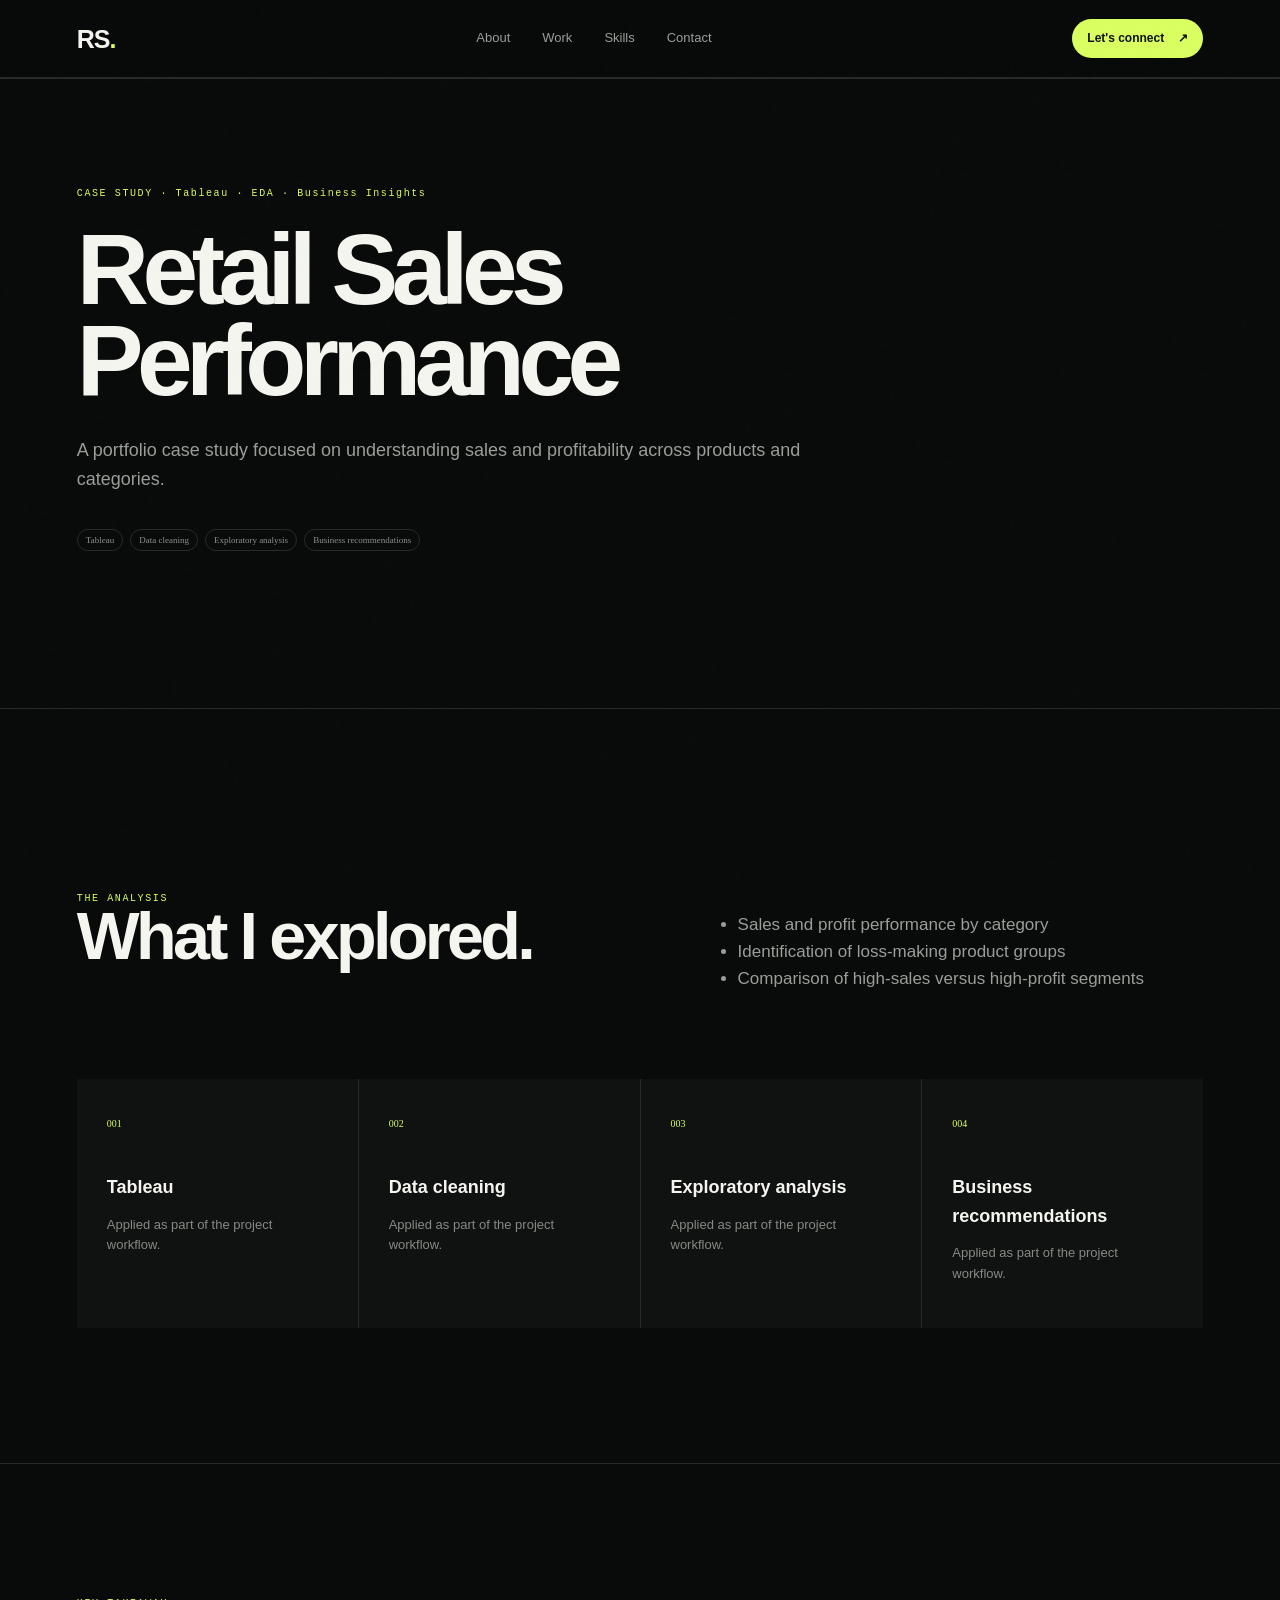
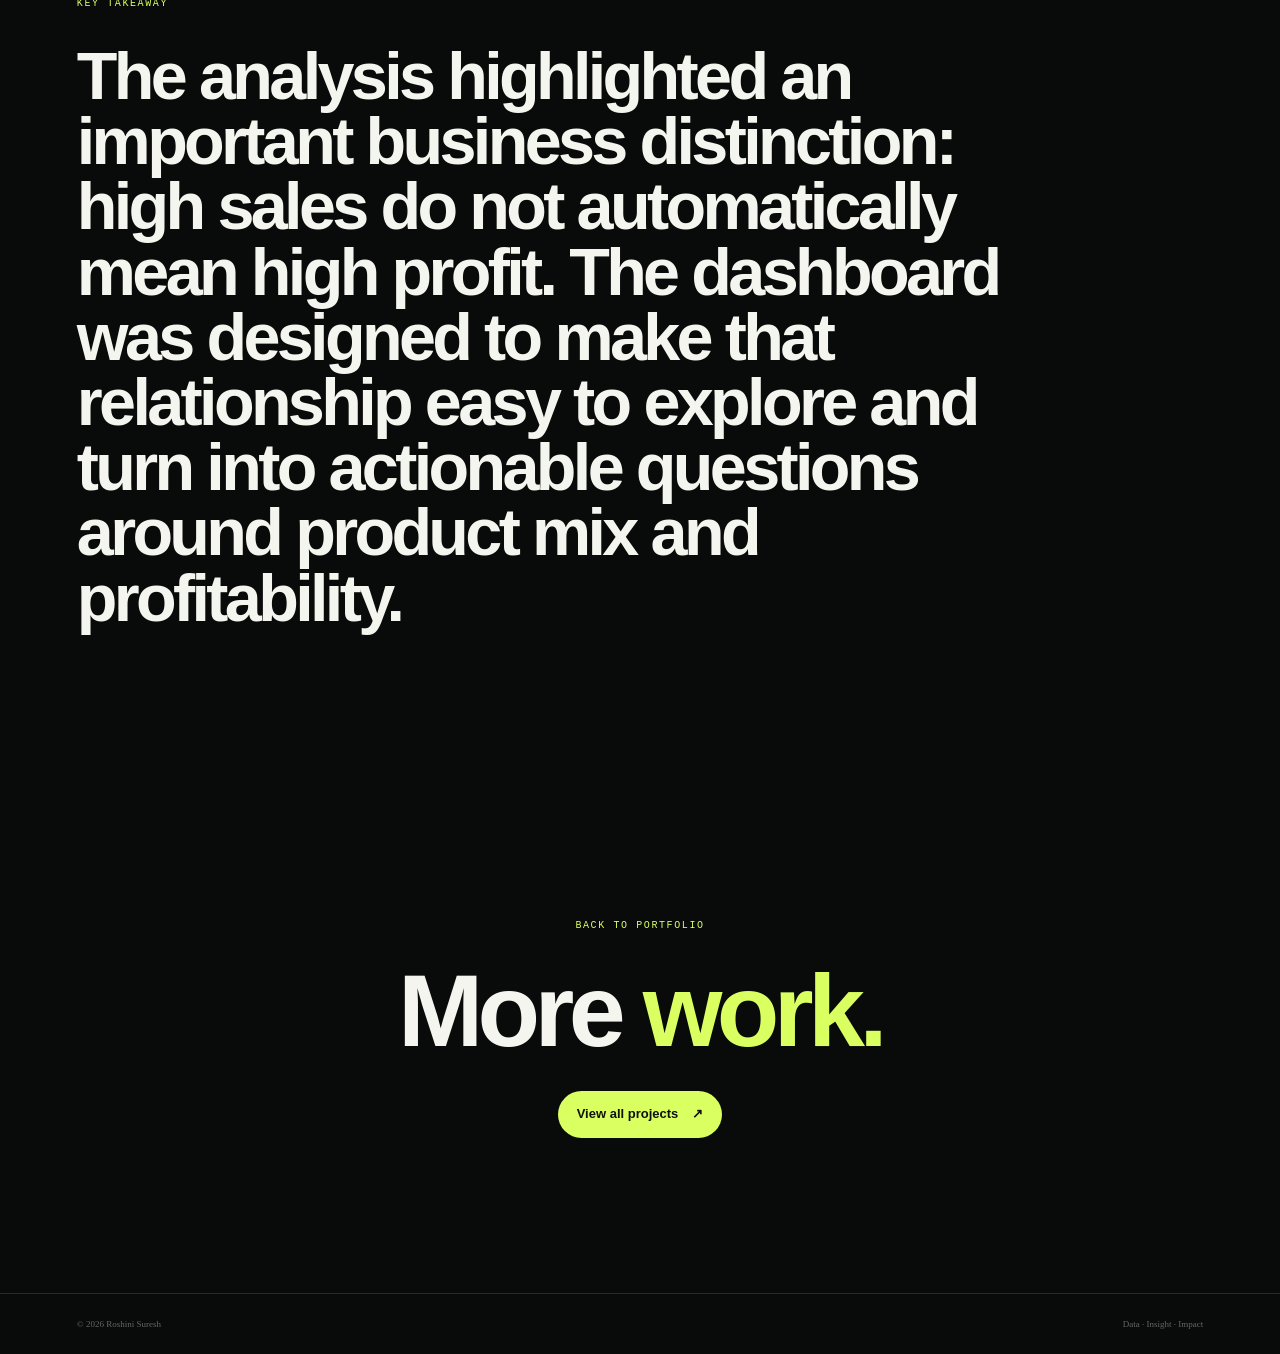
<file: retail-sales.html>
<!DOCTYPE html>
<html lang="en"><head><meta charset="UTF-8"><meta name="viewport" content="width=device-width,initial-scale=1">
<title>Retail Sales Performance | Roshini Suresh</title><link rel="stylesheet" href="../assets/css/style.css"></head>
<body><header class="site-header"><a class="brand" href="../index.html">RS<span>.</span></a><nav class="nav"><a href="../index.html#about">About</a><a href="../index.html#work">Work</a><a href="../index.html#skills">Skills</a><a href="../index.html#contact">Contact</a></nav><a class="pill small" href="../index.html#contact">Let's connect <span>↗</span></a></header>
<main><section class="section" style="padding-top:110px"><div class="section-kicker">CASE STUDY · Tableau · EDA · Business Insights</div><h1 style="font-size:clamp(50px,8vw,100px);max-width:1000px;margin:25px 0 30px">Retail Sales Performance</h1><p class="hero-lede" style="max-width:760px">A portfolio case study focused on understanding sales and profitability across products and categories.</p>
<div class="tags" style="margin-top:35px"><span>Tableau</span><span>Data cleaning</span><span>Exploratory analysis</span><span>Business recommendations</span></div></section>
<section class="section"><div class="about-grid"><div><div class="section-kicker">THE ANALYSIS</div><h2>What I explored.</h2></div><div class="about-copy"><ul><li>Sales and profit performance by category</li><li>Identification of loss-making product groups</li><li>Comparison of high-sales versus high-profit segments</li></ul></div></div>
<div class="skill-grid" style="margin-top:70px"><div class="skill"><span>001</span><h3>Tableau</h3><p>Applied as part of the project workflow.</p></div><div class="skill"><span>002</span><h3>Data cleaning</h3><p>Applied as part of the project workflow.</p></div><div class="skill"><span>003</span><h3>Exploratory analysis</h3><p>Applied as part of the project workflow.</p></div><div class="skill"><span>004</span><h3>Business recommendations</h3><p>Applied as part of the project workflow.</p></div></div></section>
<section class="section"><div class="section-kicker">KEY TAKEAWAY</div><h2 style="max-width:950px;margin-top:35px">The analysis highlighted an important business distinction: high sales do not automatically mean high profit. The dashboard was designed to make that relationship easy to explore and turn into actionable questions around product mix and profitability.</h2></section>
<section class="contact"><div class="section-kicker">BACK TO PORTFOLIO</div><h2>More <em>work.</em></h2><a class="pill" href="../index.html#work">View all projects <span>↗</span></a></section></main>
<footer><span>© 2026 Roshini Suresh</span><span>Data · Insight · Impact</span></footer></body></html>
</file>
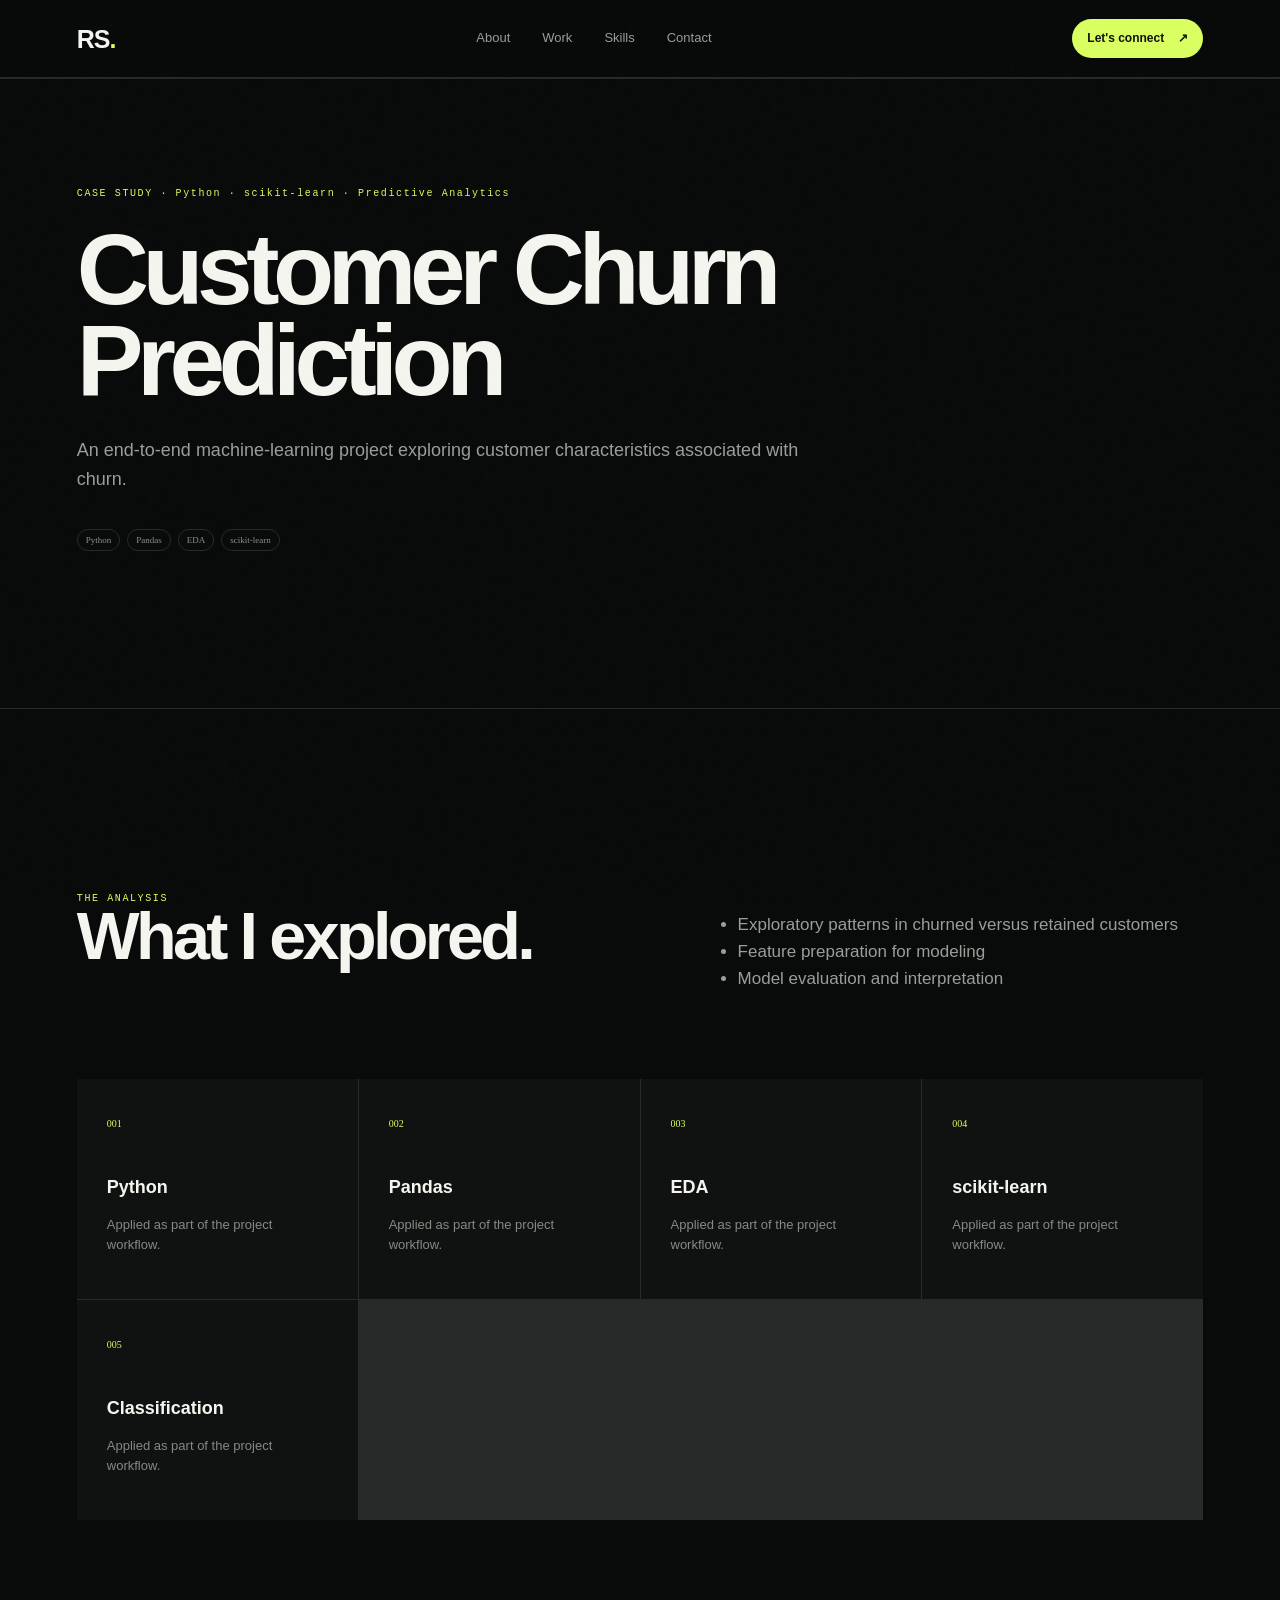
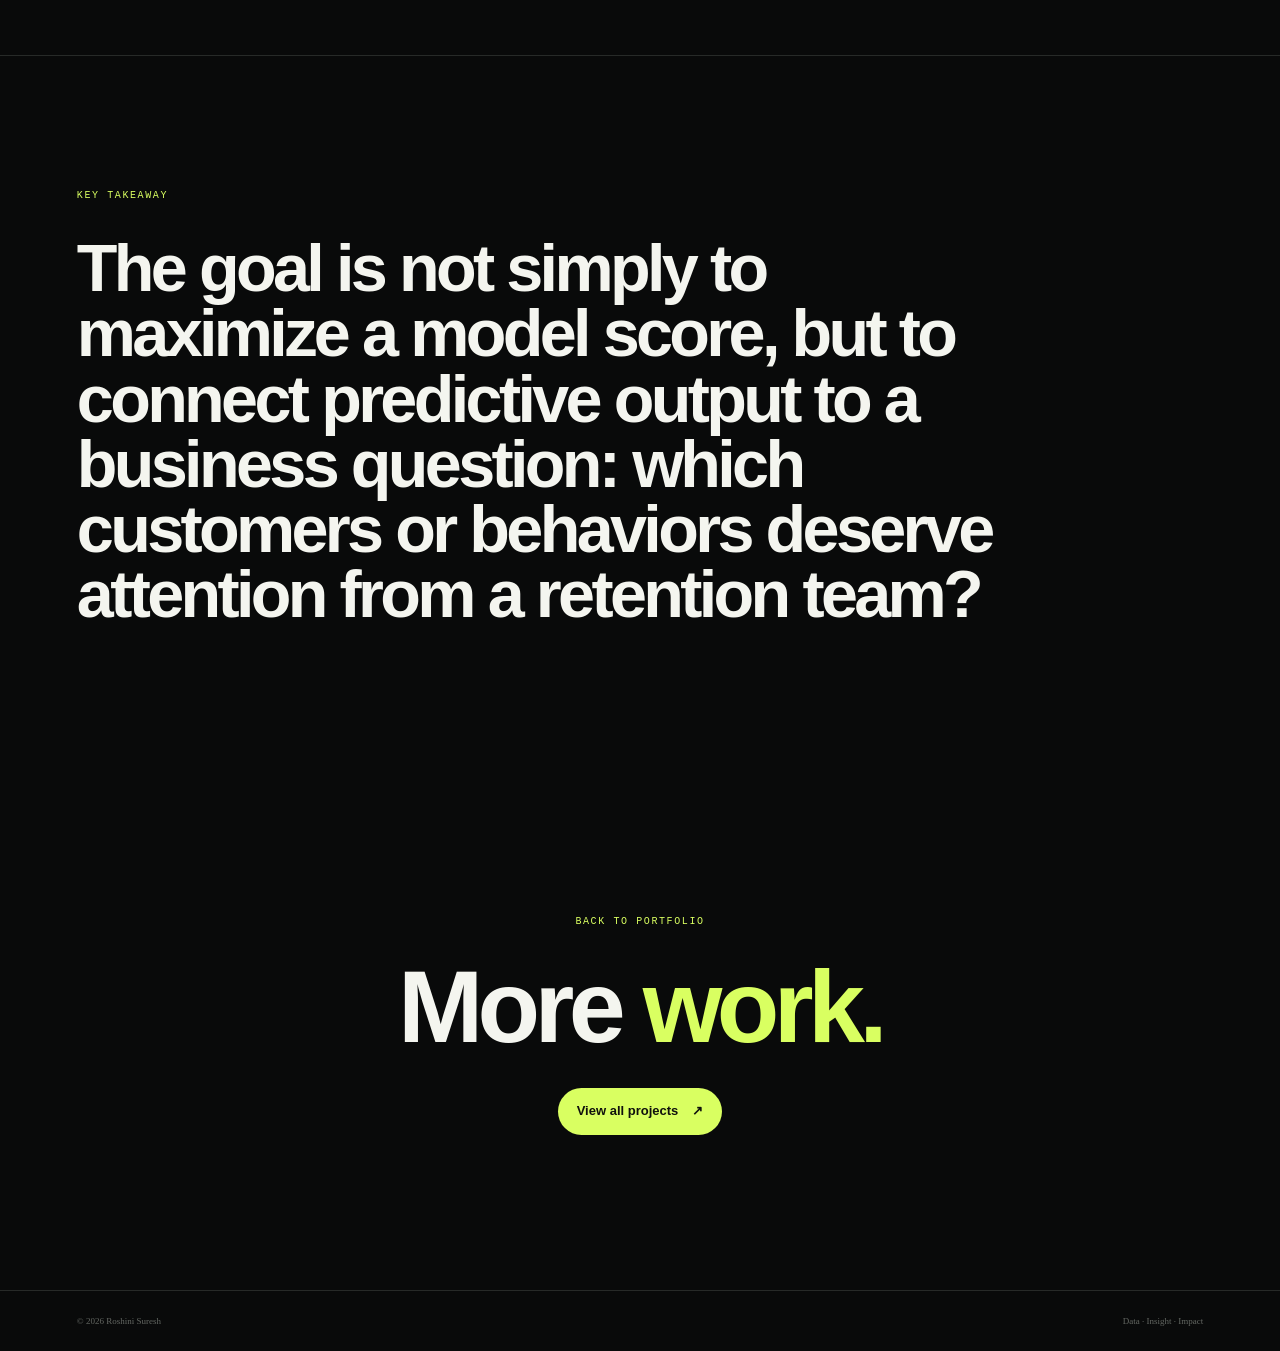
<file: projects/churn-prediction.html>
<!DOCTYPE html>
<html lang="en"><head><meta charset="UTF-8"><meta name="viewport" content="width=device-width,initial-scale=1">
<title>Customer Churn Prediction | Roshini Suresh</title><link rel="stylesheet" href="../assets/css/style.css"></head>
<body><header class="site-header"><a class="brand" href="../index.html">RS<span>.</span></a><nav class="nav"><a href="../index.html#about">About</a><a href="../index.html#work">Work</a><a href="../index.html#skills">Skills</a><a href="../index.html#contact">Contact</a></nav><a class="pill small" href="../index.html#contact">Let's connect <span>↗</span></a></header>
<main><section class="section" style="padding-top:110px"><div class="section-kicker">CASE STUDY · Python · scikit-learn · Predictive Analytics</div><h1 style="font-size:clamp(50px,8vw,100px);max-width:1000px;margin:25px 0 30px">Customer Churn Prediction</h1><p class="hero-lede" style="max-width:760px">An end-to-end machine-learning project exploring customer characteristics associated with churn.</p>
<div class="tags" style="margin-top:35px"><span>Python</span><span>Pandas</span><span>EDA</span><span>scikit-learn</span></div></section>
<section class="section"><div class="about-grid"><div><div class="section-kicker">THE ANALYSIS</div><h2>What I explored.</h2></div><div class="about-copy"><ul><li>Exploratory patterns in churned versus retained customers</li><li>Feature preparation for modeling</li><li>Model evaluation and interpretation</li></ul></div></div>
<div class="skill-grid" style="margin-top:70px"><div class="skill"><span>001</span><h3>Python</h3><p>Applied as part of the project workflow.</p></div><div class="skill"><span>002</span><h3>Pandas</h3><p>Applied as part of the project workflow.</p></div><div class="skill"><span>003</span><h3>EDA</h3><p>Applied as part of the project workflow.</p></div><div class="skill"><span>004</span><h3>scikit-learn</h3><p>Applied as part of the project workflow.</p></div><div class="skill"><span>005</span><h3>Classification</h3><p>Applied as part of the project workflow.</p></div></div></section>
<section class="section"><div class="section-kicker">KEY TAKEAWAY</div><h2 style="max-width:950px;margin-top:35px">The goal is not simply to maximize a model score, but to connect predictive output to a business question: which customers or behaviors deserve attention from a retention team?</h2></section>
<section class="contact"><div class="section-kicker">BACK TO PORTFOLIO</div><h2>More <em>work.</em></h2><a class="pill" href="../index.html#work">View all projects <span>↗</span></a></section></main>
<footer><span>© 2026 Roshini Suresh</span><span>Data · Insight · Impact</span></footer></body></html>
</file>
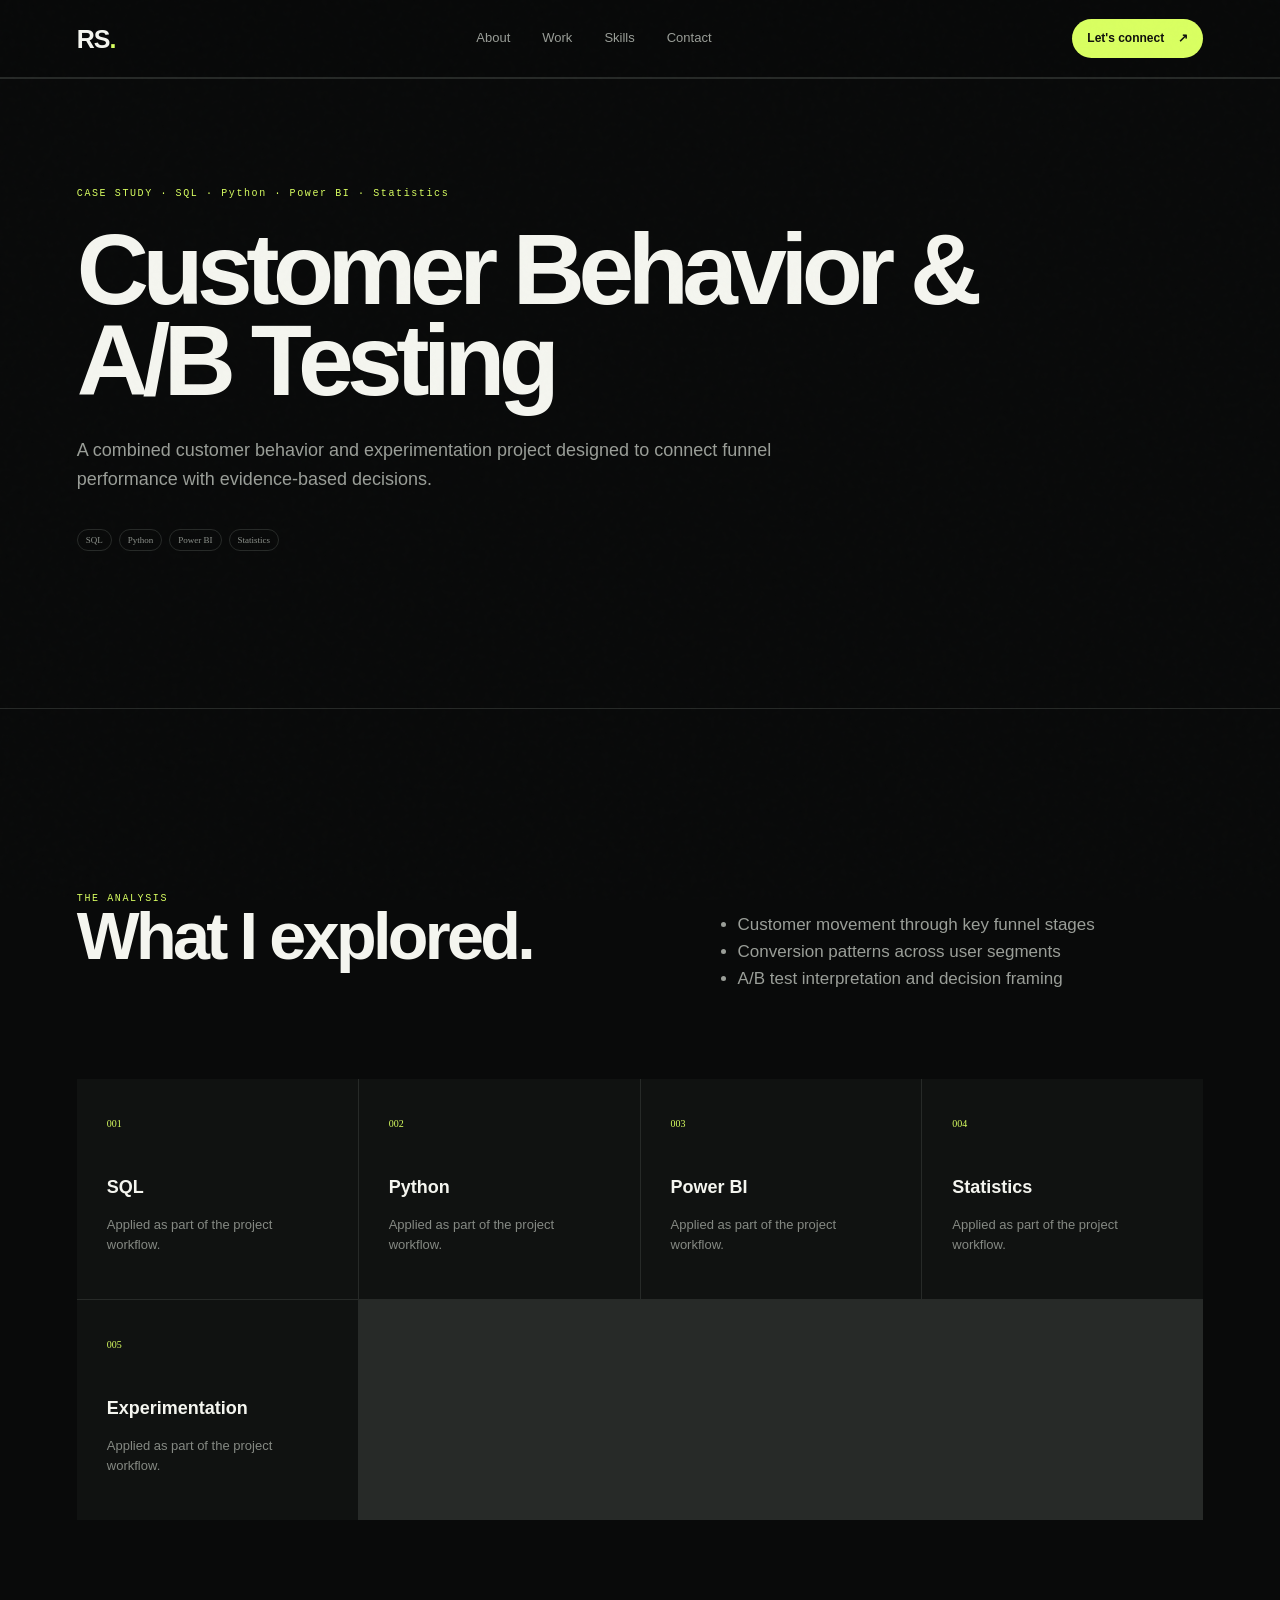
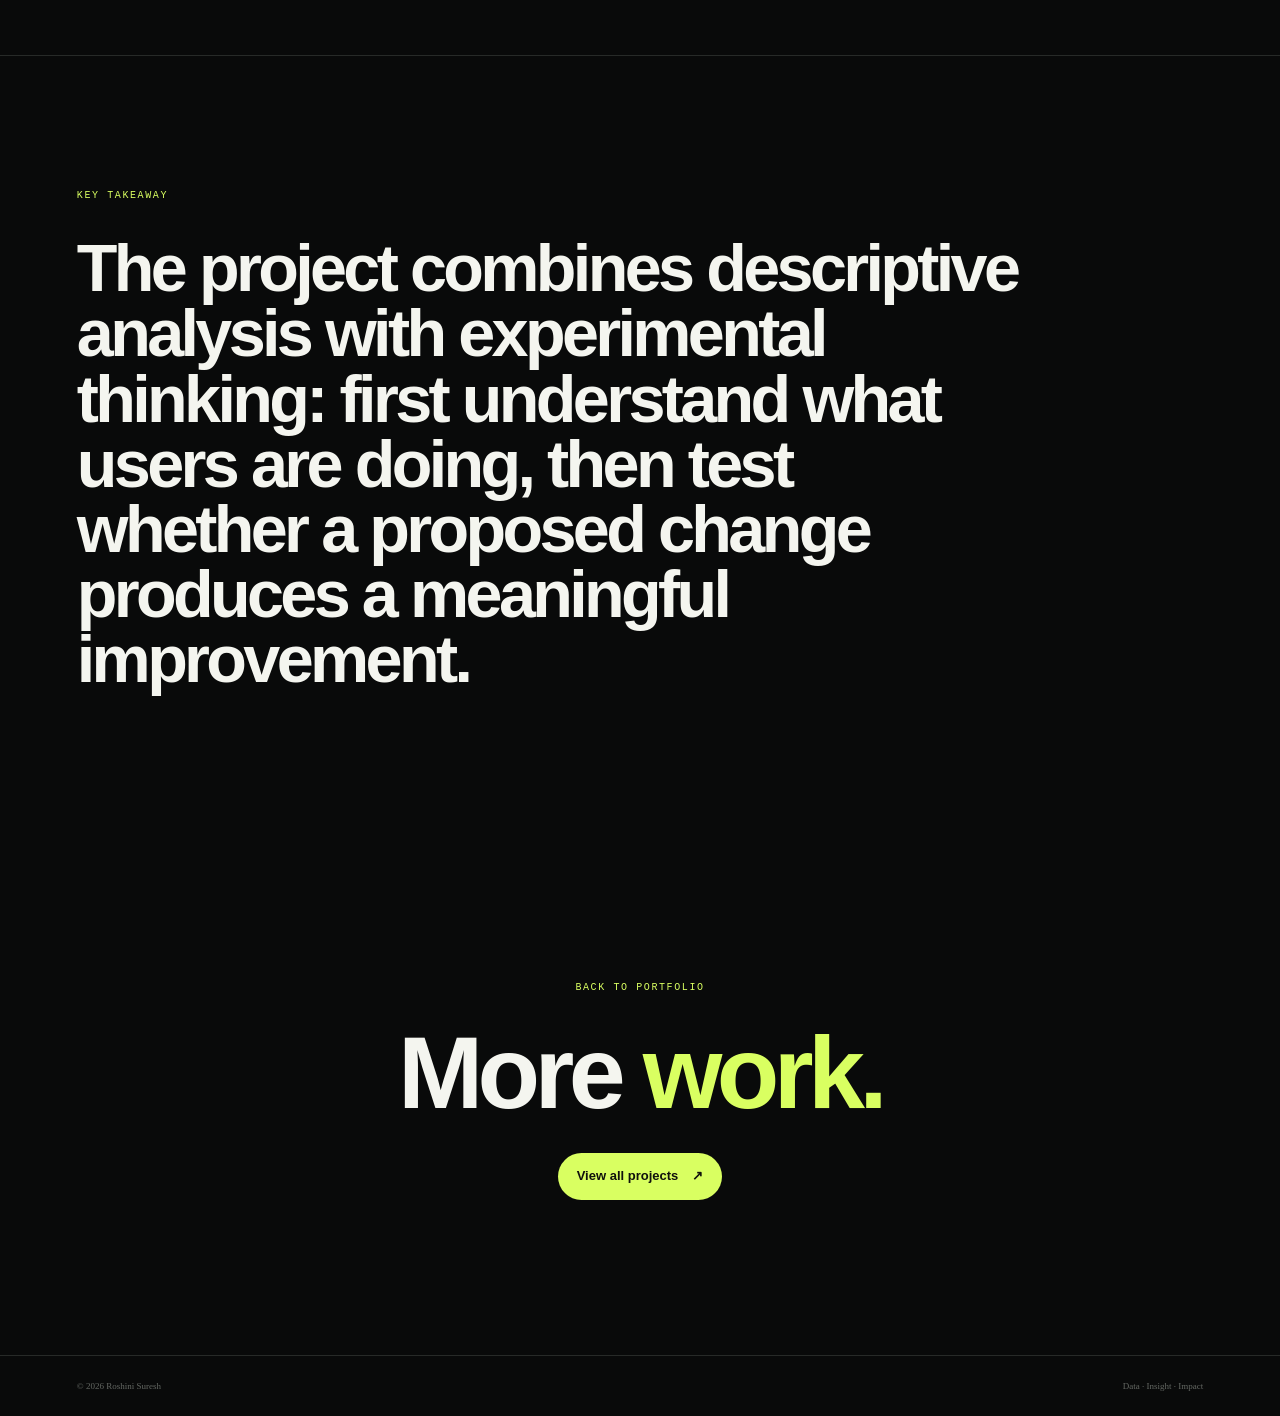
<file: projects/customer-ab-testing.html>
<!DOCTYPE html>
<html lang="en"><head><meta charset="UTF-8"><meta name="viewport" content="width=device-width,initial-scale=1">
<title>Customer Behavior & A/B Testing | Roshini Suresh</title><link rel="stylesheet" href="../assets/css/style.css"></head>
<body><header class="site-header"><a class="brand" href="../index.html">RS<span>.</span></a><nav class="nav"><a href="../index.html#about">About</a><a href="../index.html#work">Work</a><a href="../index.html#skills">Skills</a><a href="../index.html#contact">Contact</a></nav><a class="pill small" href="../index.html#contact">Let's connect <span>↗</span></a></header>
<main><section class="section" style="padding-top:110px"><div class="section-kicker">CASE STUDY · SQL · Python · Power BI · Statistics</div><h1 style="font-size:clamp(50px,8vw,100px);max-width:1000px;margin:25px 0 30px">Customer Behavior & A/B Testing</h1><p class="hero-lede" style="max-width:760px">A combined customer behavior and experimentation project designed to connect funnel performance with evidence-based decisions.</p>
<div class="tags" style="margin-top:35px"><span>SQL</span><span>Python</span><span>Power BI</span><span>Statistics</span></div></section>
<section class="section"><div class="about-grid"><div><div class="section-kicker">THE ANALYSIS</div><h2>What I explored.</h2></div><div class="about-copy"><ul><li>Customer movement through key funnel stages</li><li>Conversion patterns across user segments</li><li>A/B test interpretation and decision framing</li></ul></div></div>
<div class="skill-grid" style="margin-top:70px"><div class="skill"><span>001</span><h3>SQL</h3><p>Applied as part of the project workflow.</p></div><div class="skill"><span>002</span><h3>Python</h3><p>Applied as part of the project workflow.</p></div><div class="skill"><span>003</span><h3>Power BI</h3><p>Applied as part of the project workflow.</p></div><div class="skill"><span>004</span><h3>Statistics</h3><p>Applied as part of the project workflow.</p></div><div class="skill"><span>005</span><h3>Experimentation</h3><p>Applied as part of the project workflow.</p></div></div></section>
<section class="section"><div class="section-kicker">KEY TAKEAWAY</div><h2 style="max-width:950px;margin-top:35px">The project combines descriptive analysis with experimental thinking: first understand what users are doing, then test whether a proposed change produces a meaningful improvement.</h2></section>
<section class="contact"><div class="section-kicker">BACK TO PORTFOLIO</div><h2>More <em>work.</em></h2><a class="pill" href="../index.html#work">View all projects <span>↗</span></a></section></main>
<footer><span>© 2026 Roshini Suresh</span><span>Data · Insight · Impact</span></footer></body></html>
</file>
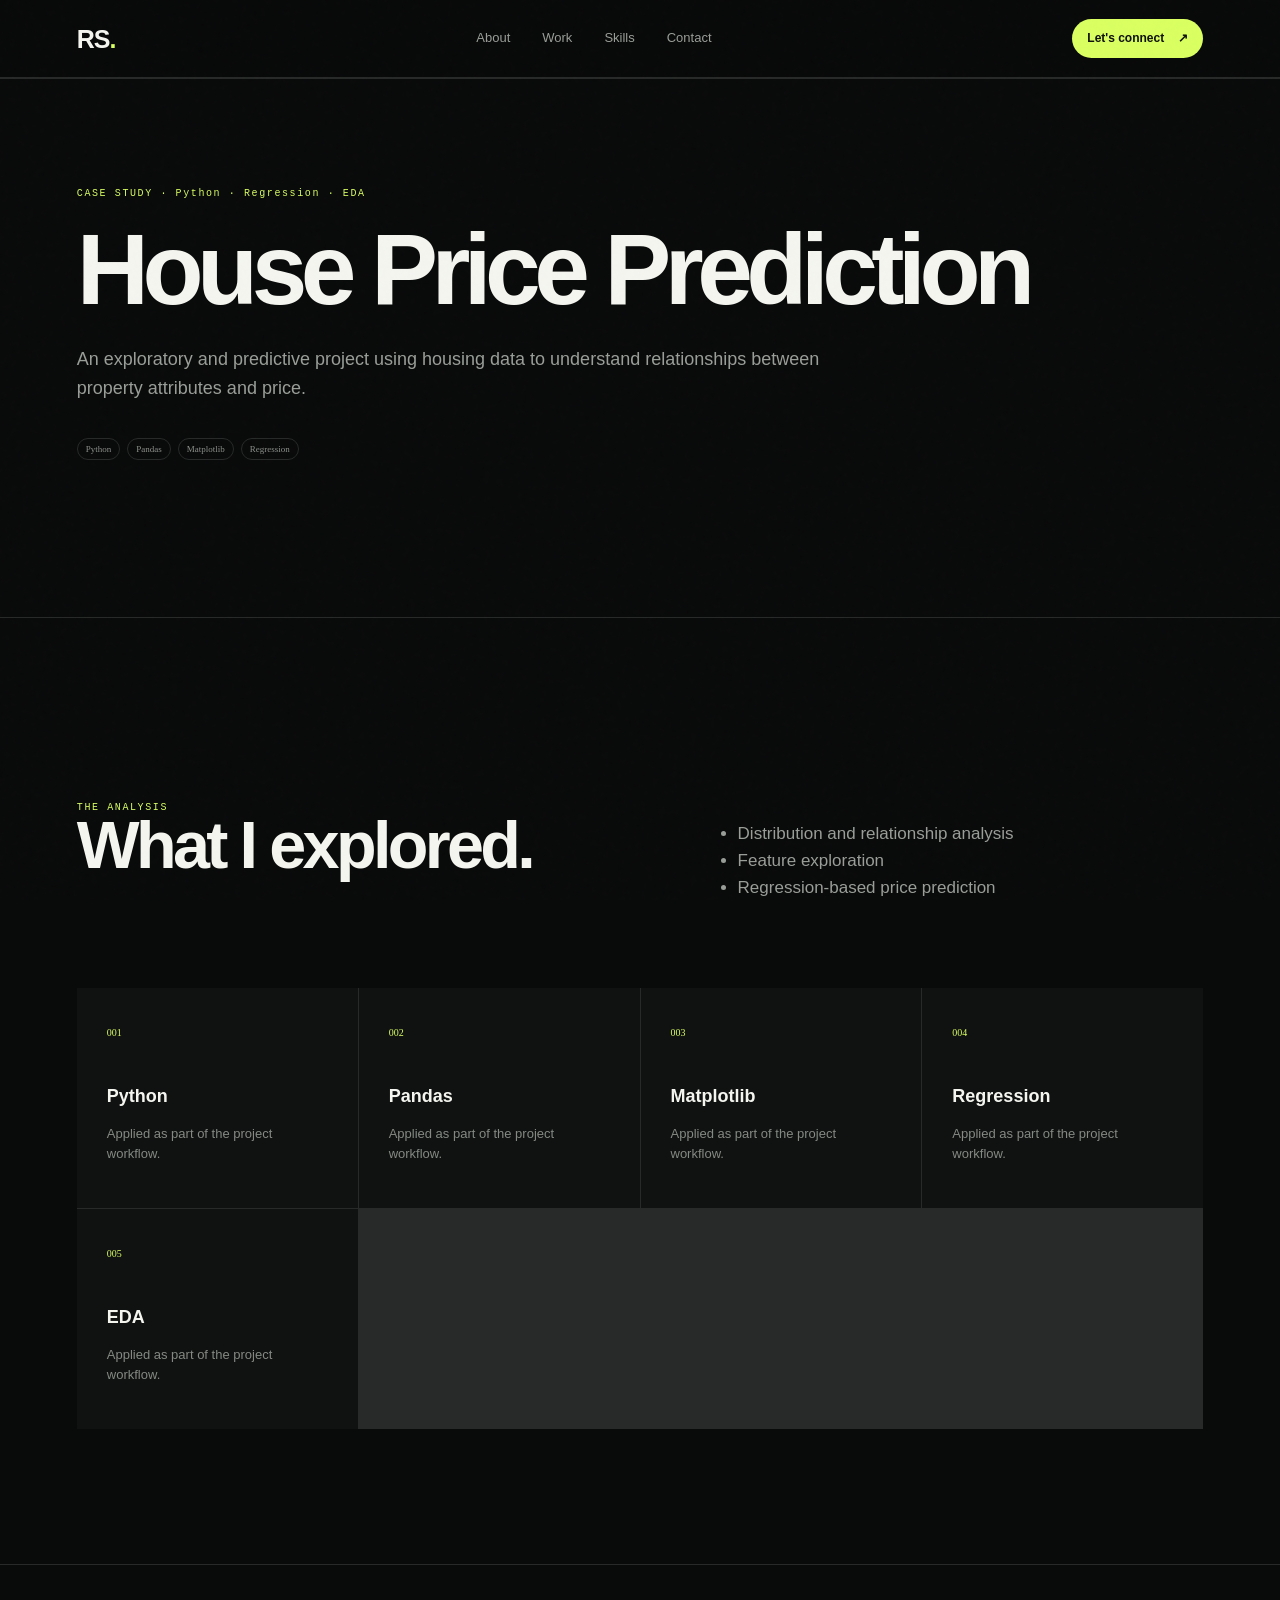
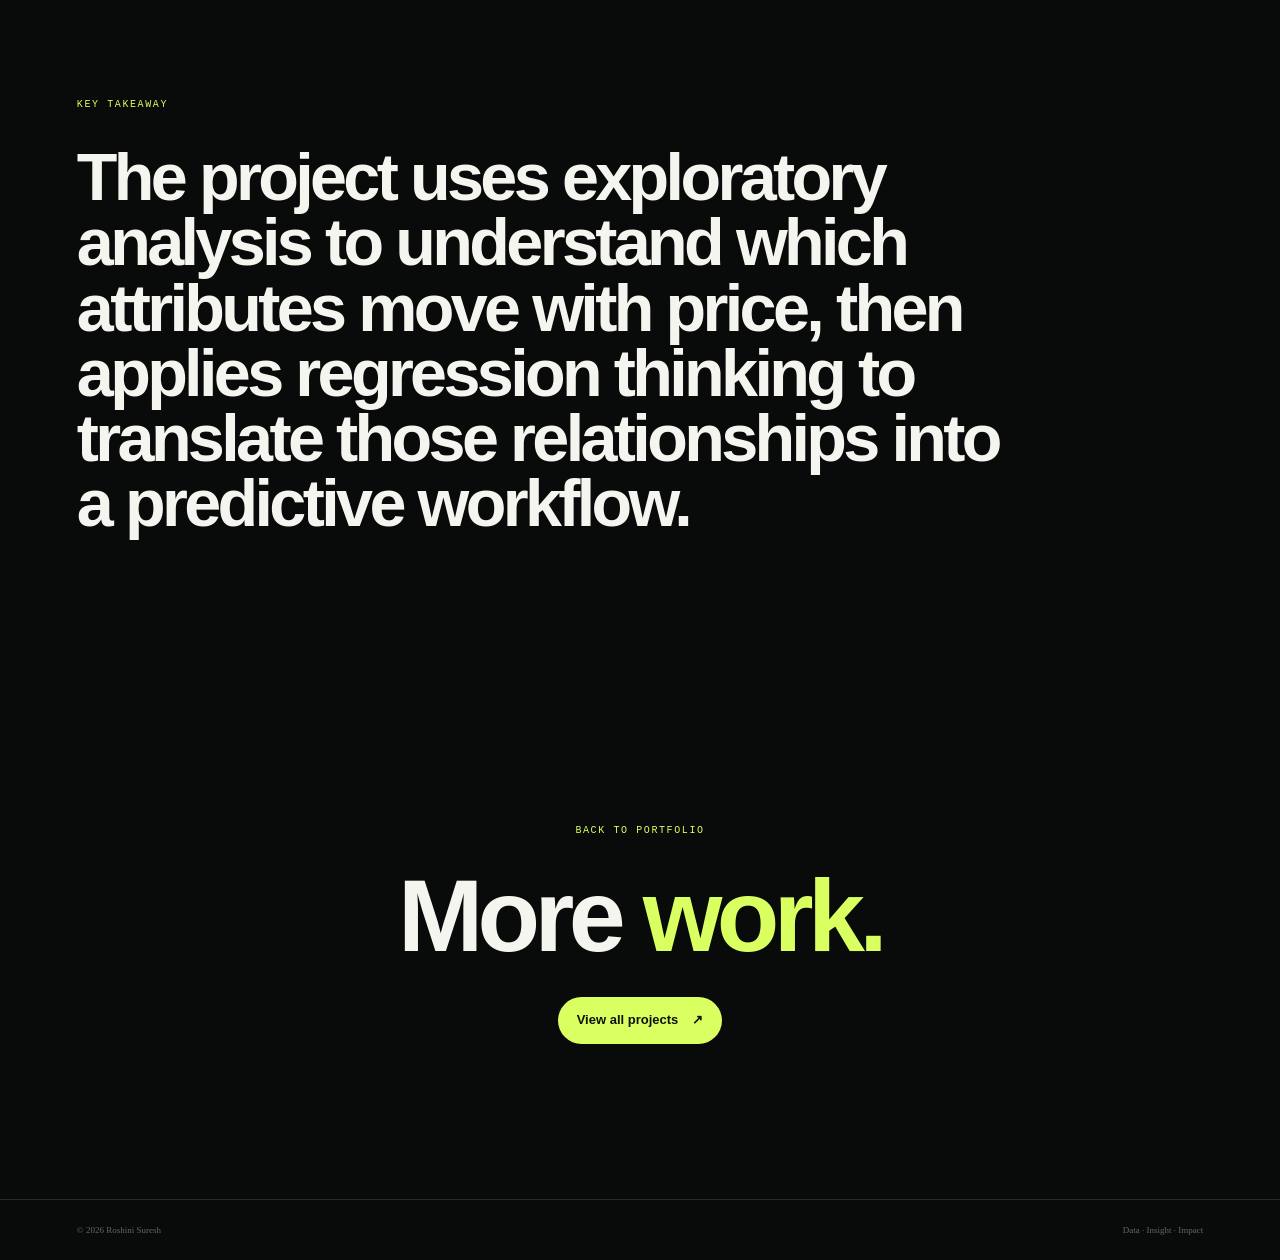
<file: projects/house-price.html>
<!DOCTYPE html>
<html lang="en"><head><meta charset="UTF-8"><meta name="viewport" content="width=device-width,initial-scale=1">
<title>House Price Prediction | Roshini Suresh</title><link rel="stylesheet" href="../assets/css/style.css"></head>
<body><header class="site-header"><a class="brand" href="../index.html">RS<span>.</span></a><nav class="nav"><a href="../index.html#about">About</a><a href="../index.html#work">Work</a><a href="../index.html#skills">Skills</a><a href="../index.html#contact">Contact</a></nav><a class="pill small" href="../index.html#contact">Let's connect <span>↗</span></a></header>
<main><section class="section" style="padding-top:110px"><div class="section-kicker">CASE STUDY · Python · Regression · EDA</div><h1 style="font-size:clamp(50px,8vw,100px);max-width:1000px;margin:25px 0 30px">House Price Prediction</h1><p class="hero-lede" style="max-width:760px">An exploratory and predictive project using housing data to understand relationships between property attributes and price.</p>
<div class="tags" style="margin-top:35px"><span>Python</span><span>Pandas</span><span>Matplotlib</span><span>Regression</span></div></section>
<section class="section"><div class="about-grid"><div><div class="section-kicker">THE ANALYSIS</div><h2>What I explored.</h2></div><div class="about-copy"><ul><li>Distribution and relationship analysis</li><li>Feature exploration</li><li>Regression-based price prediction</li></ul></div></div>
<div class="skill-grid" style="margin-top:70px"><div class="skill"><span>001</span><h3>Python</h3><p>Applied as part of the project workflow.</p></div><div class="skill"><span>002</span><h3>Pandas</h3><p>Applied as part of the project workflow.</p></div><div class="skill"><span>003</span><h3>Matplotlib</h3><p>Applied as part of the project workflow.</p></div><div class="skill"><span>004</span><h3>Regression</h3><p>Applied as part of the project workflow.</p></div><div class="skill"><span>005</span><h3>EDA</h3><p>Applied as part of the project workflow.</p></div></div></section>
<section class="section"><div class="section-kicker">KEY TAKEAWAY</div><h2 style="max-width:950px;margin-top:35px">The project uses exploratory analysis to understand which attributes move with price, then applies regression thinking to translate those relationships into a predictive workflow.</h2></section>
<section class="contact"><div class="section-kicker">BACK TO PORTFOLIO</div><h2>More <em>work.</em></h2><a class="pill" href="../index.html#work">View all projects <span>↗</span></a></section></main>
<footer><span>© 2026 Roshini Suresh</span><span>Data · Insight · Impact</span></footer></body></html>
</file>
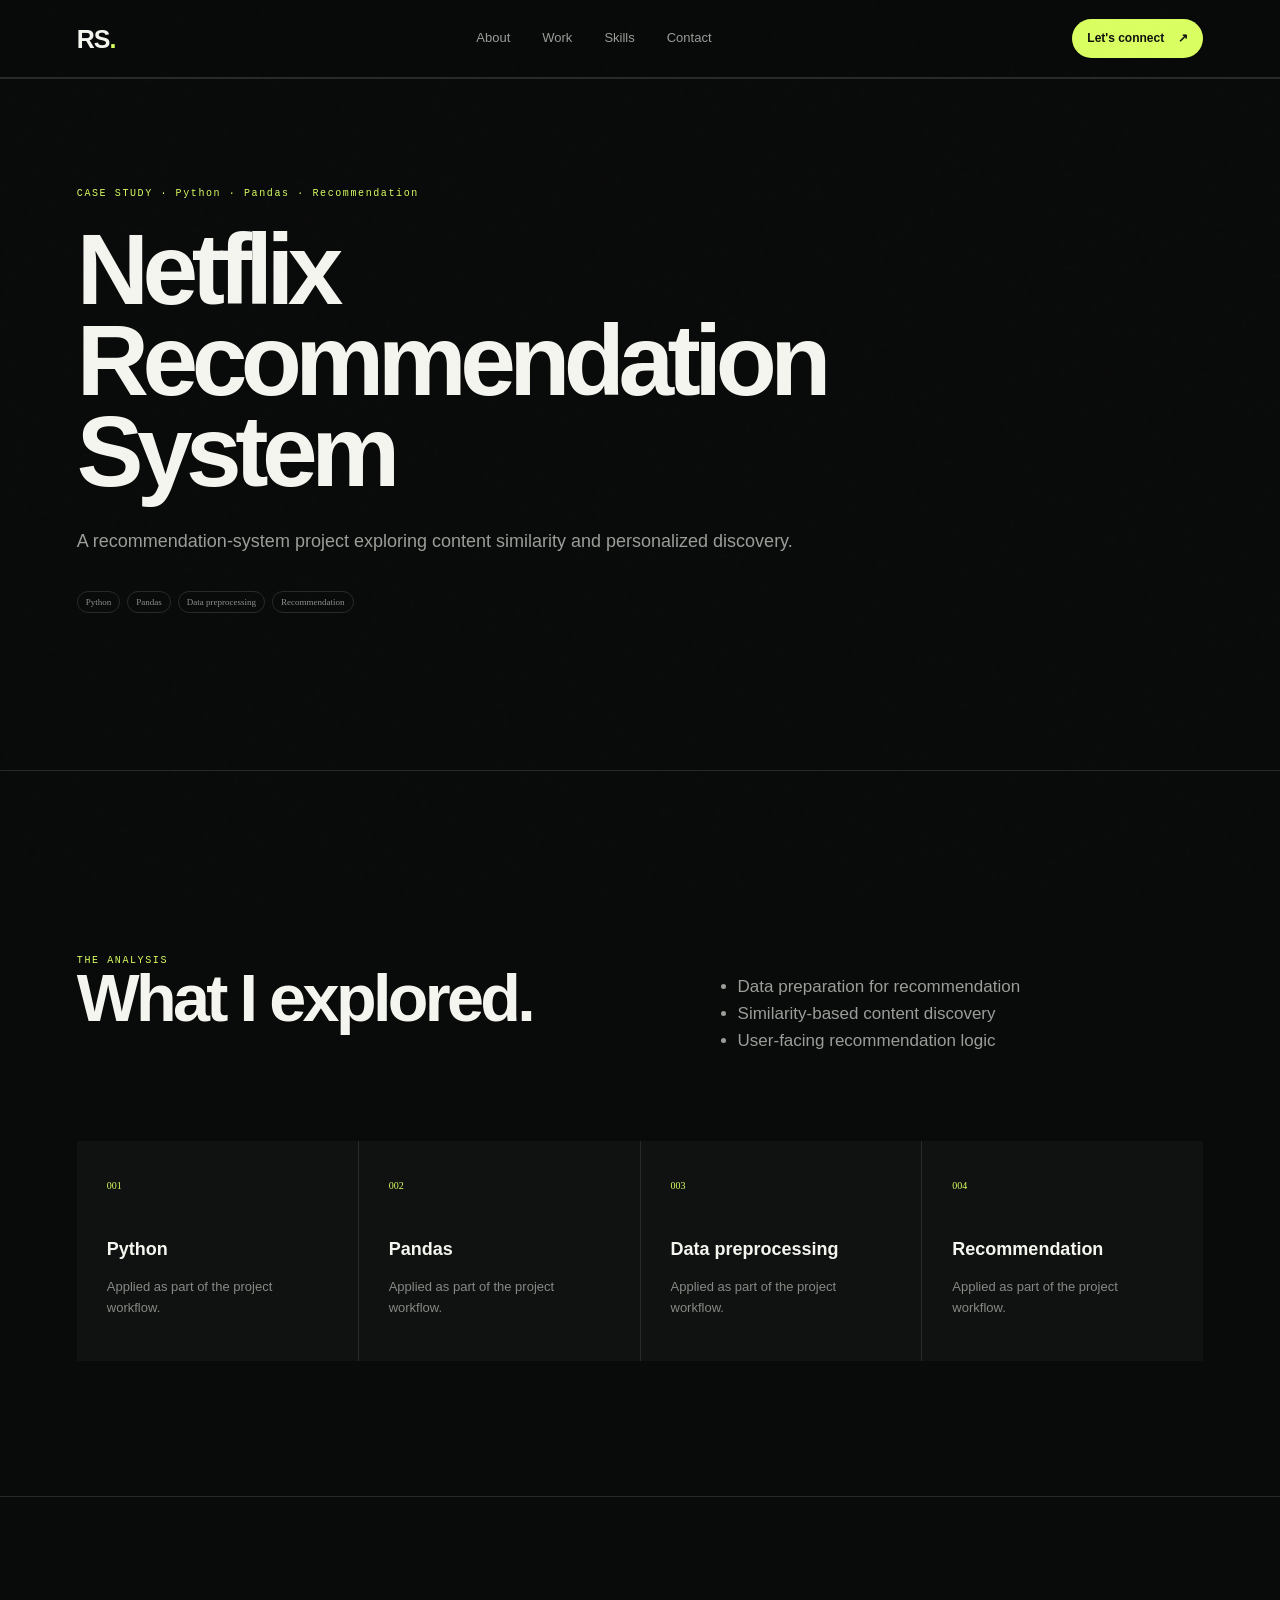
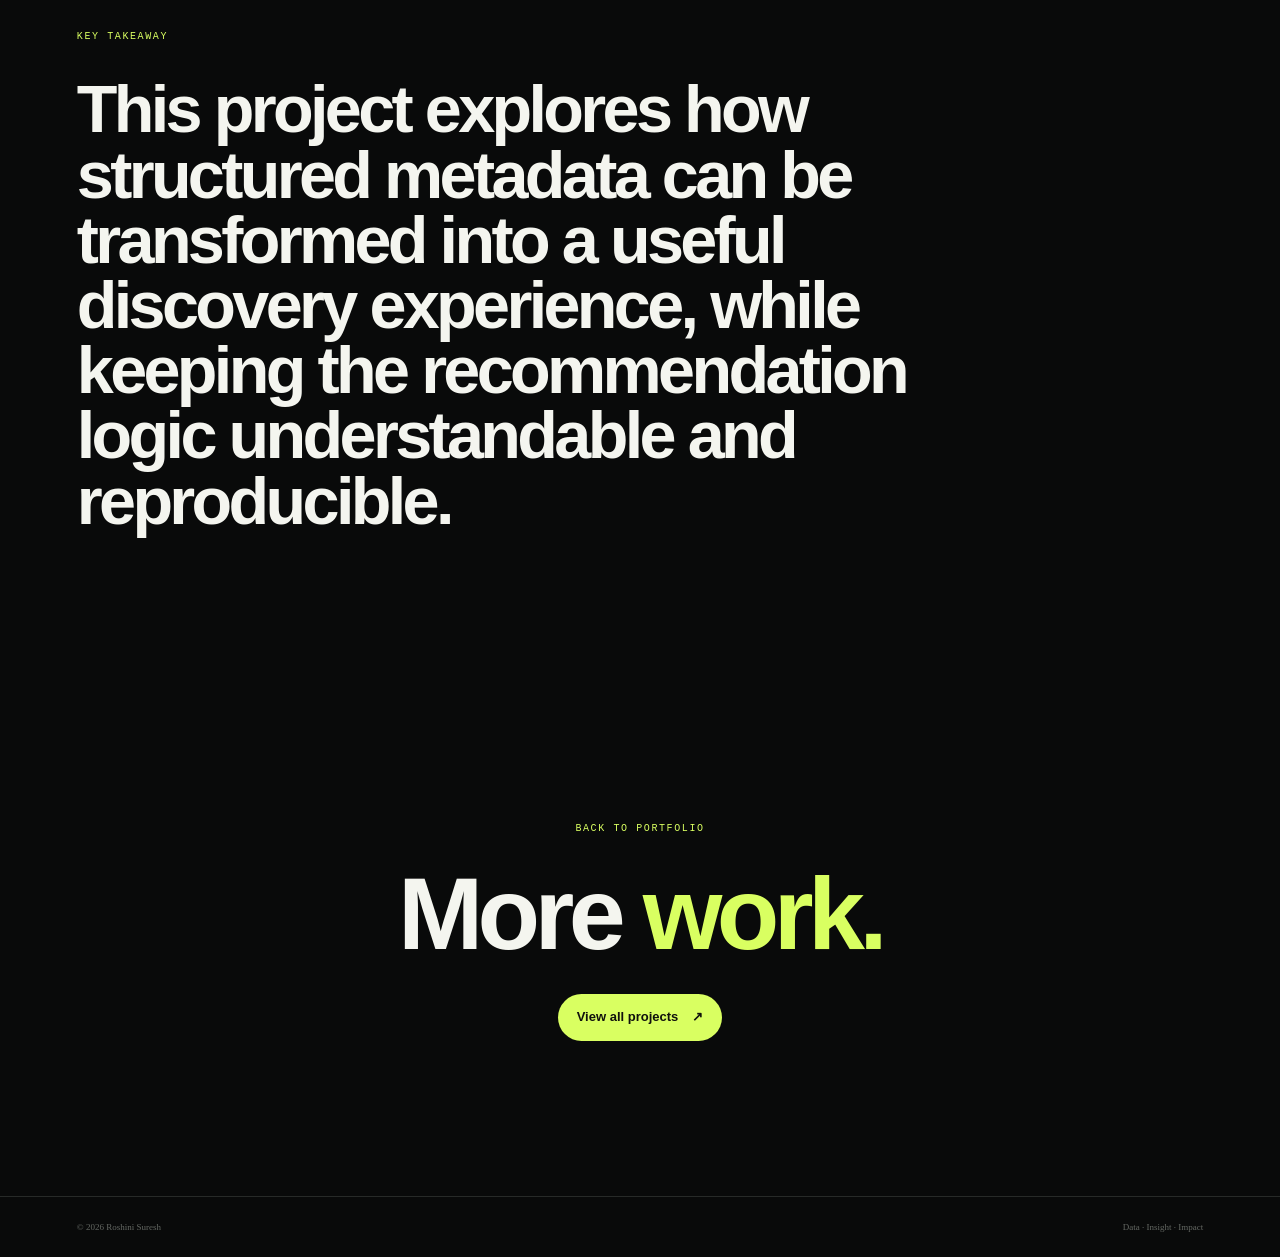
<file: projects/netflix-recommender.html>
<!DOCTYPE html>
<html lang="en"><head><meta charset="UTF-8"><meta name="viewport" content="width=device-width,initial-scale=1">
<title>Netflix Recommendation System | Roshini Suresh</title><link rel="stylesheet" href="../assets/css/style.css"></head>
<body><header class="site-header"><a class="brand" href="../index.html">RS<span>.</span></a><nav class="nav"><a href="../index.html#about">About</a><a href="../index.html#work">Work</a><a href="../index.html#skills">Skills</a><a href="../index.html#contact">Contact</a></nav><a class="pill small" href="../index.html#contact">Let's connect <span>↗</span></a></header>
<main><section class="section" style="padding-top:110px"><div class="section-kicker">CASE STUDY · Python · Pandas · Recommendation</div><h1 style="font-size:clamp(50px,8vw,100px);max-width:1000px;margin:25px 0 30px">Netflix Recommendation System</h1><p class="hero-lede" style="max-width:760px">A recommendation-system project exploring content similarity and personalized discovery.</p>
<div class="tags" style="margin-top:35px"><span>Python</span><span>Pandas</span><span>Data preprocessing</span><span>Recommendation</span></div></section>
<section class="section"><div class="about-grid"><div><div class="section-kicker">THE ANALYSIS</div><h2>What I explored.</h2></div><div class="about-copy"><ul><li>Data preparation for recommendation</li><li>Similarity-based content discovery</li><li>User-facing recommendation logic</li></ul></div></div>
<div class="skill-grid" style="margin-top:70px"><div class="skill"><span>001</span><h3>Python</h3><p>Applied as part of the project workflow.</p></div><div class="skill"><span>002</span><h3>Pandas</h3><p>Applied as part of the project workflow.</p></div><div class="skill"><span>003</span><h3>Data preprocessing</h3><p>Applied as part of the project workflow.</p></div><div class="skill"><span>004</span><h3>Recommendation</h3><p>Applied as part of the project workflow.</p></div></div></section>
<section class="section"><div class="section-kicker">KEY TAKEAWAY</div><h2 style="max-width:950px;margin-top:35px">This project explores how structured metadata can be transformed into a useful discovery experience, while keeping the recommendation logic understandable and reproducible.</h2></section>
<section class="contact"><div class="section-kicker">BACK TO PORTFOLIO</div><h2>More <em>work.</em></h2><a class="pill" href="../index.html#work">View all projects <span>↗</span></a></section></main>
<footer><span>© 2026 Roshini Suresh</span><span>Data · Insight · Impact</span></footer></body></html>
</file>
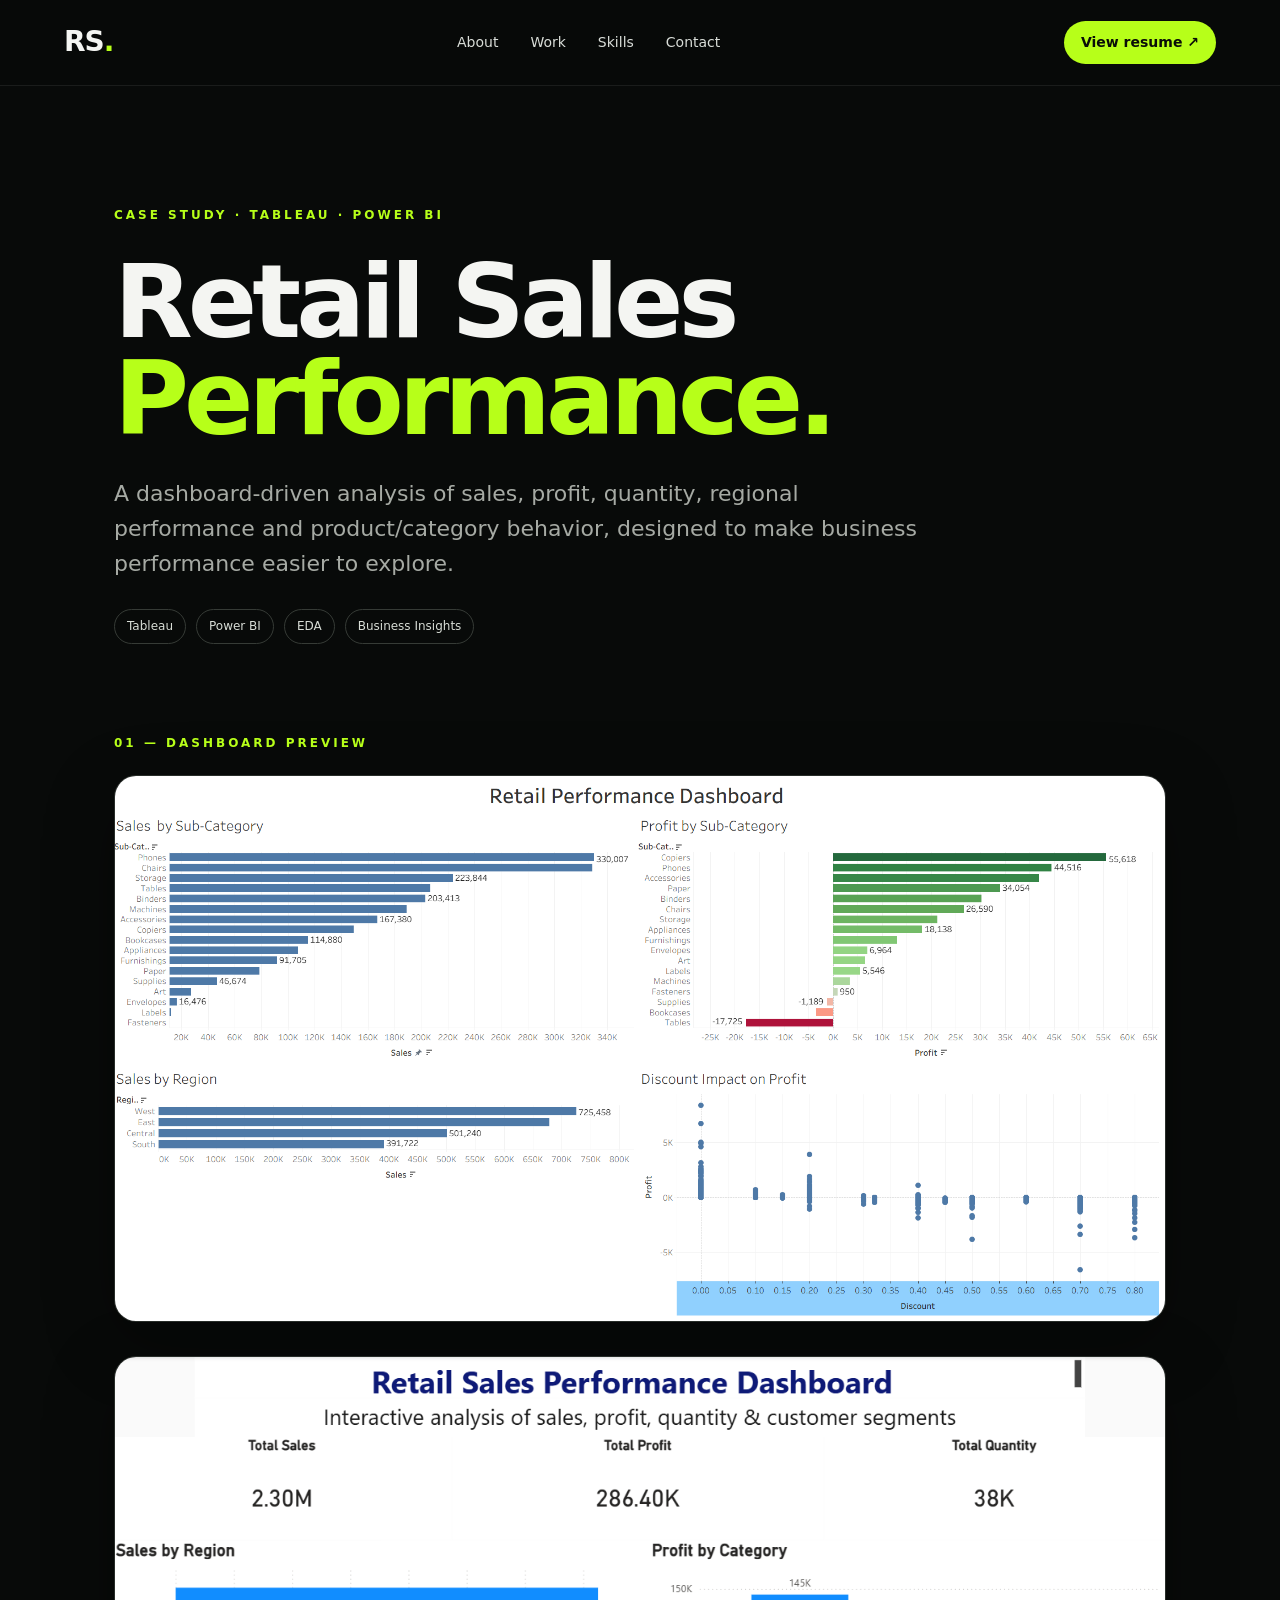
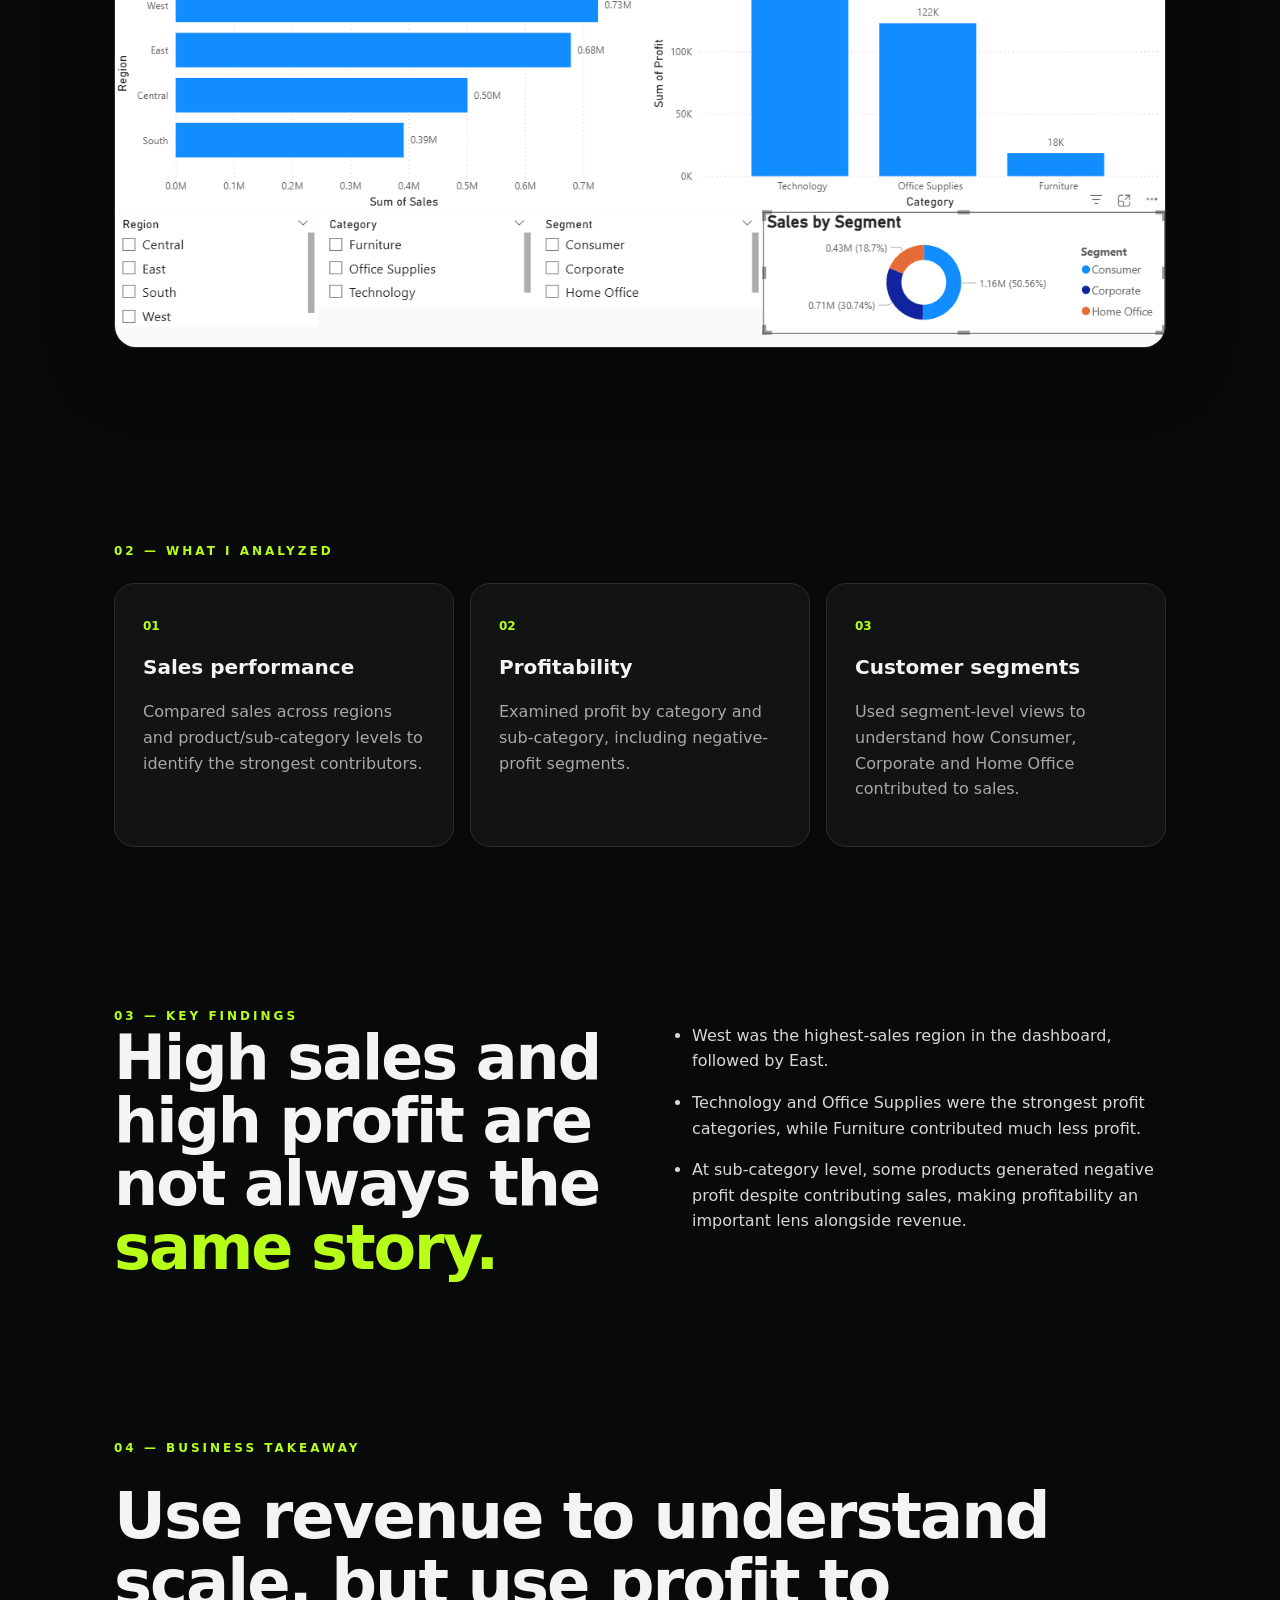
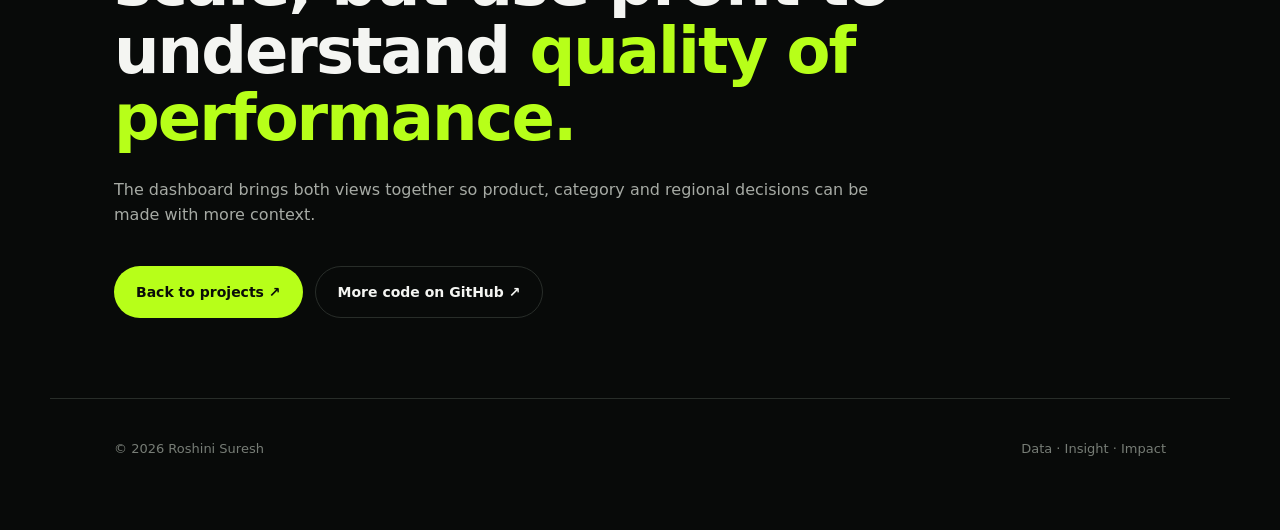
<file: projects/retail-sales.html>
<!doctype html>
<html lang="en"><head><meta charset="utf-8"><meta name="viewport" content="width=device-width,initial-scale=1"><meta name="description" content="Retail Sales Performance case study by Roshini Suresh."><title>Retail Sales Performance | Roshini Suresh</title><style>
:root{--bg:#080a09;--panel:#111412;--text:#f4f5f2;--muted:#a6aaa4;--line:#282d29;--accent:#b7ff19;--max:1180px}*{box-sizing:border-box}html{scroll-behavior:smooth}body{margin:0;background:var(--bg);color:var(--text);font-family:Inter,ui-sans-serif,system-ui,-apple-system,BlinkMacSystemFont,"Segoe UI",sans-serif;line-height:1.6}a{color:inherit;text-decoration:none}.site-header{position:sticky;top:0;z-index:10;display:flex;align-items:center;justify-content:space-between;padding:20px 5vw;border-bottom:1px solid rgba(255,255,255,.08);background:rgba(8,10,9,.92);backdrop-filter:blur(12px)}.brand{font-size:28px;font-weight:900;letter-spacing:-1px}.brand span{color:var(--accent)}.nav{display:flex;gap:32px;color:#d9ddd8;font-size:14px}.nav a:hover{color:var(--accent)}.pill,.outline-pill{display:inline-flex;align-items:center;gap:12px;padding:14px 22px;border-radius:999px;font-weight:800;font-size:14px}.pill{background:var(--accent);color:#0a0d08}.outline-pill{border:1px solid var(--line);color:var(--text)}.pill.small{padding:10px 17px}.section{max-width:var(--max);margin:auto;padding:80px 5vw}.hero{padding-top:120px;padding-bottom:70px}.kicker{font-size:12px;letter-spacing:3px;color:var(--accent);font-weight:800;text-transform:uppercase}.hero h1{font-size:clamp(52px,8vw,108px);line-height:.95;letter-spacing:-5px;margin:28px 0}.hero h1 em,h2 em{color:var(--accent);font-style:normal}.lede{max-width:820px;color:var(--muted);font-size:22px}.tags{display:flex;gap:10px;flex-wrap:wrap;margin-top:28px}.tags span{border:1px solid #363b36;border-radius:999px;padding:7px 12px;font-size:12px;color:#d8ddd6}.showcase{padding-top:20px}.dashboard{width:100%;display:block;background:#fff;border:1px solid var(--line);border-radius:22px;margin:22px 0 34px;box-shadow:0 20px 70px rgba(0,0,0,.3)}.label{margin-bottom:22px}.grid{display:grid;grid-template-columns:repeat(3,1fr);gap:16px}.card{background:var(--panel);border:1px solid var(--line);border-radius:20px;padding:28px}.card span{color:var(--accent);font-size:12px;font-weight:800}.card h3{font-size:20px;margin:14px 0 8px}.card p,.copy{color:var(--muted)}.split{display:grid;grid-template-columns:1fr 1fr;gap:60px;align-items:start}.split h2{font-size:clamp(34px,5vw,62px);line-height:1.02;letter-spacing:-2px;margin:0}.findings{padding-left:22px;color:#d5d9d3}.findings li{margin:16px 0}.actions{display:flex;gap:12px;flex-wrap:wrap;margin-top:38px}footer{max-width:var(--max);margin:auto;padding:40px 5vw 70px;display:flex;justify-content:space-between;border-top:1px solid var(--line);color:#777d76;font-size:13px}@media(max-width:760px){.nav{display:none}.site-header{padding:17px 6vw}.section{padding:60px 6vw}.hero{padding-top:90px}.hero h1{letter-spacing:-3px}.lede{font-size:18px}.grid,.split{grid-template-columns:1fr;gap:18px}.dashboard{border-radius:14px}.pill,.outline-pill{width:100%;justify-content:center}footer{padding:35px 6vw;gap:12px;flex-direction:column}}
</style></head><body>
<header class="site-header"><a class="brand" href="../index.html">RS<span>.</span></a><nav class="nav"><a href="../index.html#about">About</a><a href="../index.html#work">Work</a><a href="../index.html#skills">Skills</a><a href="../index.html#contact">Contact</a></nav><a class="pill small" href="../resume.pdf" target="_blank" rel="noopener">View resume ↗</a></header>
<main>
<section class="section hero"><div class="kicker">Case Study · Tableau · Power BI</div><h1>Retail Sales<br><em>Performance.</em></h1><p class="lede">A dashboard-driven analysis of sales, profit, quantity, regional performance and product/category behavior, designed to make business performance easier to explore.</p><div class="tags"><span>Tableau</span><span>Power BI</span><span>EDA</span><span>Business Insights</span></div></section>
<section class="section showcase"><div class="kicker label">01 — Dashboard Preview</div><img class="dashboard" src="../assets/images/tableau-dashboard.png" alt="Retail Sales Performance Tableau dashboard"><img class="dashboard" src="../assets/images/powerbi-dashboard.png" alt="Retail Performance Power BI dashboard"></section>
<section class="section"><div class="kicker label">02 — What I Analyzed</div><div class="grid"><article class="card"><span>01</span><h3>Sales performance</h3><p>Compared sales across regions and product/sub-category levels to identify the strongest contributors.</p></article><article class="card"><span>02</span><h3>Profitability</h3><p>Examined profit by category and sub-category, including negative-profit segments.</p></article><article class="card"><span>03</span><h3>Customer segments</h3><p>Used segment-level views to understand how Consumer, Corporate and Home Office contributed to sales.</p></article></div></section>
<section class="section"><div class="split"><div><div class="kicker">03 — Key Findings</div><h2>High sales and high profit are not always the <em>same story.</em></h2></div><div class="copy"><ul class="findings"><li>West was the highest-sales region in the dashboard, followed by East.</li><li>Technology and Office Supplies were the strongest profit categories, while Furniture contributed much less profit.</li><li>At sub-category level, some products generated negative profit despite contributing sales, making profitability an important lens alongside revenue.</li></ul></div></div></section>
<section class="section"><div class="kicker">04 — Business Takeaway</div><h2 style="font-size:clamp(34px,5vw,64px);line-height:1.05;letter-spacing:-2px;max-width:1000px;margin:25px 0">Use revenue to understand scale, but use profit to understand <em>quality of performance.</em></h2><p class="copy" style="max-width:800px">The dashboard brings both views together so product, category and regional decisions can be made with more context.</p><div class="actions"><a class="pill" href="../index.html#work">Back to projects ↗</a><a class="outline-pill" href="https://github.com/roshnisuresh62599-afk" target="_blank" rel="noopener">More code on GitHub ↗</a></div></section>
</main><footer><span>© 2026 Roshini Suresh</span><span>Data · Insight · Impact</span></footer></body></html>
</file>
<file: assets/css/style.css>
*{box-sizing:border-box}html{scroll-behavior:smooth}body{margin:0;background:#090a0a;color:#f4f5ef;font-family:Manrope,Arial,sans-serif;line-height:1.6}a{color:inherit;text-decoration:none}:root{--bg:#090a0a;--surface:#101211;--surface2:#151716;--line:#272a28;--muted:#9a9e98;--accent:#d9ff61;--white:#f4f5ef}
body:before{content:"";position:fixed;inset:0;pointer-events:none;opacity:.025;background-image:url("data:image/svg+xml,%3Csvg viewBox='0 0 160 160' xmlns='http://www.w3.org/2000/svg'%3E%3Cfilter id='n'%3E%3CfeTurbulence type='fractalNoise' baseFrequency='.9' numOctaves='4' stitchTiles='stitch'/%3E%3C/filter%3E%3Crect width='100%25' height='100%25' filter='url(%23n)' opacity='.5'/%3E%3C/svg%3E");z-index:99}.site-header{height:78px;padding:0 6vw;display:flex;align-items:center;justify-content:space-between;border-bottom:1px solid var(--line);position:sticky;top:0;background:rgba(9,10,10,.88);backdrop-filter:blur(18px);z-index:20}.brand{font-size:25px;font-weight:800;letter-spacing:-1px}.brand span,em{color:var(--accent);font-style:normal}.nav{display:flex;gap:32px}.nav a{font-size:13px;color:var(--muted)}.nav a:hover{color:var(--white)}.pill,.outline-pill{display:inline-flex;gap:14px;align-items:center;padding:13px 19px;border-radius:999px;font-size:13px;font-weight:800}.pill{background:var(--accent);color:#10110d}.pill.small{padding:10px 15px;font-size:12px}.outline-pill{border:1px solid var(--line)}.text-button{font-size:13px;font-weight:800;padding:13px 4px}.text-button span,.project-link span,.contact-actions span{margin-left:7px;color:var(--accent)}.hero{min-height:calc(100vh - 78px);padding:8vw 6vw;display:grid;grid-template-columns:1.12fr .88fr;gap:7vw;align-items:center}.eyebrow,.section-kicker{font:500 10px/1 DM Mono,monospace;letter-spacing:.16em;color:var(--accent)}h1{font-size:clamp(58px,8vw,112px);line-height:.91;letter-spacing:-.065em;margin:25px 0 32px}h2{font-size:clamp(42px,5.2vw,72px);line-height:.98;letter-spacing:-.055em;margin:0}.hero-lede{max-width:600px;color:var(--muted);font-size:18px}.hero-actions{display:flex;gap:20px;align-items:center;margin-top:34px}.hero-meta{display:flex;gap:26px;margin-top:70px;color:#777;font:10px DM Mono}.hero-meta b{color:var(--white);margin-right:7px}.hero-visual{height:520px;background:linear-gradient(145deg,#151817,#0f1110);border:1px solid var(--line);border-radius:26px;padding:24px;position:relative;overflow:hidden;transform:rotate(1.4deg);box-shadow:0 30px 100px rgba(0,0,0,.45)}.visual-label{font:10px DM Mono;color:#777;position:relative;z-index:2}.chart-grid{position:absolute;left:12%;right:8%;top:22%;bottom:22%;background:linear-gradient(#252826 1px,transparent 1px),linear-gradient(90deg,#252826 1px,transparent 1px);background-size:100% 25%,20% 100%;opacity:.7}.chart{position:absolute;left:13%;right:10%;bottom:23%;height:48%;display:flex;gap:10px;align-items:end}.bar{flex:1;background:#3a3e3b;border-radius:4px 4px 0 0}.bar.accent{background:var(--accent)}.trend{position:absolute;left:12%;right:8%;top:27%;width:80%;height:35%}.trend path{fill:none;stroke:var(--accent);stroke-width:3;opacity:.8}.visual-footer{position:absolute;bottom:24px;left:24px;right:24px;border-top:1px solid var(--line);padding-top:16px;display:flex;justify-content:space-between}.visual-footer span{display:block;color:#777;font:9px DM Mono}.visual-footer strong{font-size:12px}.section{padding:135px 6vw;border-top:1px solid var(--line)}.about-grid{display:grid;grid-template-columns:1fr 1fr;gap:9vw;margin-top:50px}.about-copy{max-width:570px;color:var(--muted);font-size:17px}.fact-row{display:flex;gap:55px;border-top:1px solid var(--line);margin-top:45px;padding-top:22px}.fact-row strong{display:block;color:var(--white);font-size:28px}.fact-row span{font:9px DM Mono;color:#777}.work-heading{display:flex;justify-content:space-between;align-items:end;margin-bottom:65px}.work-heading>p{color:#777;font:10px DM Mono;max-width:230px;text-align:right}.project-grid{display:grid;grid-template-columns:1fr 1fr;gap:20px}.project{background:var(--surface);border:1px solid var(--line);border-radius:22px;overflow:hidden;transition:transform .25s,border-color .25s}.project:hover{transform:translateY(-5px);border-color:#454945}.project-wide{grid-column:span 2;display:grid;grid-template-columns:1.25fr .75fr}.project-art{min-height:270px;position:relative;overflow:hidden;padding:22px;background:#141615}.art-label{position:relative;z-index:2;font:10px DM Mono;color:#858983}.retail{background:linear-gradient(145deg,#131514,#202320)}.retail-bars{position:absolute;left:13%;right:13%;bottom:22%;height:58%;display:flex;gap:11px;align-items:end}.retail-bars i{flex:1;background:#3c403d;border-radius:4px 4px 0 0}.retail-bars i:nth-child(2){height:48%}.retail-bars i:nth-child(3){height:37%}.retail-bars i:nth-child(4){height:72%;background:var(--accent)}.retail-bars i:nth-child(5){height:57%}.retail-bars i:nth-child(6){height:86%}.profit-line{position:absolute;left:12%;right:12%;top:52%;border-top:1px dashed #70746f}.experiment{background:linear-gradient(145deg,#131514,#1c1f1c)}.donut{position:absolute;width:150px;height:150px;border:25px solid #373b38;border-right-color:var(--accent);border-bottom-color:var(--accent);border-radius:50%;left:25%;top:30%;transform:rotate(-25deg)}.metric{position:absolute;right:18%;top:45%;font-size:30px;font-weight:800}.metric small{display:block;color:#777;font:9px DM Mono}.churn{background:linear-gradient(145deg,#111312,#1b1e1b)}.risk-bars{position:absolute;left:18%;right:18%;bottom:25%;height:55%;display:flex;gap:15px;align-items:end}.risk-bars i{width:20%;background:#343835;height:40%;border-radius:5px}.risk-bars i:nth-child(2){height:64%}.risk-bars i:nth-child(3){height:52%}.risk-bars i:nth-child(4){height:88%;background:var(--accent)}.netflix{background:linear-gradient(145deg,#151716,#222522)}.cards{position:absolute;inset:30% 14%;display:flex;gap:10px;transform:rotate(-5deg)}.cards i{flex:1;background:#343735;border-radius:6px}.cards i:nth-child(2){transform:translateY(-20px);background:#555a55}.cards i:nth-child(3){transform:translateY(10px);background:var(--accent)}.housing{background:linear-gradient(145deg,#121413,#202320)}.scatter{position:absolute;inset:25% 16%}.scatter b{position:absolute;width:9px;height:9px;background:#858983;border-radius:50%}.scatter b:nth-child(1){left:5%;top:75%}.scatter b:nth-child(2){left:22%;top:55%}.scatter b:nth-child(3){left:36%;top:63%}.scatter b:nth-child(4){left:51%;top:39%;background:var(--accent)}.scatter b:nth-child(5){left:66%;top:29%}.scatter b:nth-child(6){left:77%;top:18%}.scatter b:nth-child(7){left:90%;top:7%}.project-body{padding:28px}.project-top{display:flex;justify-content:space-between;color:#70746f;font:9px DM Mono}.project h3{font-size:25px;letter-spacing:-.035em;margin:13px 0 8px}.project-body>p{color:var(--muted);font-size:14px;max-width:570px}.tags{display:flex;gap:7px;flex-wrap:wrap;margin:22px 0}.tags span{border:1px solid var(--line);padding:5px 8px;border-radius:999px;color:#8c918b;font:9px DM Mono}.project-link{font-size:12px;font-weight:800}.skills{background:var(--surface)}.skills h2{margin-top:45px}.skill-grid{display:grid;grid-template-columns:repeat(4,1fr);gap:1px;background:var(--line);margin-top:65px}.skill{background:var(--surface);padding:30px;min-height:205px}.skill>span{font:10px DM Mono;color:var(--accent)}.skill h3{margin:38px 0 8px;font-size:18px}.skill p{color:#858983;font-size:13px}.cert-card{margin-top:55px;background:#121413;border:1px solid var(--line);border-radius:22px;padding:38px;display:grid;grid-template-columns:120px 1fr 30px;gap:30px;align-items:center}.cert-mark{font-size:26px;font-weight:800}.cert-card h2{font-size:34px}.cert-card p{color:var(--muted);max-width:650px}.cert-arrow{font-size:22px;color:var(--accent)}.contact{text-align:center;padding:155px 6vw}.contact h2{font-size:clamp(55px,8vw,108px);margin:30px 0}.contact>p:not(.section-kicker){color:var(--muted)}.contact-actions{display:flex;justify-content:center;gap:12px;flex-wrap:wrap;margin-top:35px}.contact-note{margin-top:35px;color:#555;font:9px DM Mono}footer{border-top:1px solid var(--line);padding:25px 6vw;display:flex;justify-content:space-between;color:#646863;font:9px DM Mono}.cursor-glow{position:fixed;width:320px;height:320px;border-radius:50%;background:rgba(217,255,97,.035);filter:blur(45px);pointer-events:none;transform:translate(-50%,-50%);z-index:0}
@media(max-width:850px){.nav{display:none}.site-header{height:70px}.hero,.about-grid,.project-wide{grid-template-columns:1fr}.hero{padding-top:75px}.hero-visual{height:430px;margin-top:20px}.project-grid{grid-template-columns:1fr}.project-wide{grid-column:auto}.skill-grid{grid-template-columns:1fr 1fr}.work-heading{display:block}.work-heading>p{text-align:left;margin-top:20px}.cert-card{grid-template-columns:70px 1fr}.cert-arrow{display:none}}
@media(max-width:520px){.hero-meta{gap:12px;flex-wrap:wrap;margin-top:45px}.section{padding:100px 6vw}.skill-grid{grid-template-columns:1fr}.fact-row{gap:24px}.fact-row strong{font-size:23px}.cert-card{grid-template-columns:1fr}.hero-actions{align-items:flex-start;flex-direction:column}.hero-visual{height:360px}.contact{padding:110px 6vw}footer{display:block}footer span{display:block;margin:5px 0}}

.sql{background:linear-gradient(145deg,#121413,#202421)}.sql-grid{position:absolute;inset:25% 14%;background:linear-gradient(#424742 1px,transparent 1px),linear-gradient(90deg,#424742 1px,transparent 1px);background-size:100% 25%,25% 100%;border:1px solid #383c38}.funnel{background:linear-gradient(145deg,#131514,#222622)}.funnel-shape{position:absolute;left:25%;right:25%;top:25%;height:58%;background:linear-gradient(90deg,transparent 0 12%,#3b403c 12% 88%,transparent 88%);clip-path:polygon(0 0,100% 0,72% 38%,55% 38%,55% 100%,45% 100%,45% 38%,28% 38%)}.contact-note a{color:var(--accent)}

.project-art.real-dashboard{padding:0;min-height:300px;background:#111;position:relative}
.project-art.real-dashboard img{width:100%;height:100%;min-height:300px;object-fit:cover;display:block;filter:saturate(.9) contrast(1.02)}
.project-art.real-dashboard:after{content:"";position:absolute;inset:0;background:linear-gradient(180deg,rgba(0,0,0,.18),rgba(0,0,0,.04) 55%,rgba(0,0,0,.45))}
.overlay-label{position:absolute;top:22px;left:22px;color:#fff!important;text-shadow:0 1px 8px rgba(0,0,0,.7);z-index:2}
.dashboard-showcase{padding-top:80px}
.case-image{display:block;width:100%;max-height:680px;object-fit:contain;background:#111;border:1px solid var(--line);border-radius:20px;margin:35px 0 80px}
.dashboard-strip{margin-top:65px;padding:30px;border:1px solid var(--line);border-radius:22px;background:#0f1110;display:grid;grid-template-columns:.75fr 1.25fr;gap:35px;align-items:center}.dashboard-strip h3{font-size:27px;margin:18px 0 8px}.dashboard-strip p{color:var(--muted);font-size:13px;max-width:420px}.dashboard-thumbs{display:grid;grid-template-columns:1fr 1fr;gap:12px}.dashboard-thumbs img{width:100%;height:180px;object-fit:cover;object-position:top;border:1px solid var(--line);border-radius:12px;background:#fff}.metric strong{display:block;font-size:32px}.metric small{font:9px DM Mono;color:#777}.case-hero-image{width:100%;display:block;margin:55px 0 0;border:1px solid var(--line);border-radius:20px;background:#fff}.case-image{display:block;width:100%;max-height:720px;object-fit:contain;background:#fff;border:1px solid var(--line);border-radius:20px;margin:35px 0 70px}.case-actions{display:flex;gap:12px;flex-wrap:wrap;margin-top:35px}.insight-grid{display:grid;grid-template-columns:repeat(3,1fr);gap:1px;background:var(--line);margin-top:55px}.insight-card{background:var(--surface);padding:28px;min-height:170px}.insight-card span{font:10px DM Mono;color:var(--accent)}.insight-card h3{font-size:19px;margin:25px 0 8px}.insight-card p{color:var(--muted);font-size:13px;margin:0}@media(max-width:850px){.dashboard-strip{grid-template-columns:1fr}.dashboard-thumbs{grid-template-columns:1fr}.dashboard-thumbs img{height:220px}.insight-grid{grid-template-columns:1fr}}
</file>
